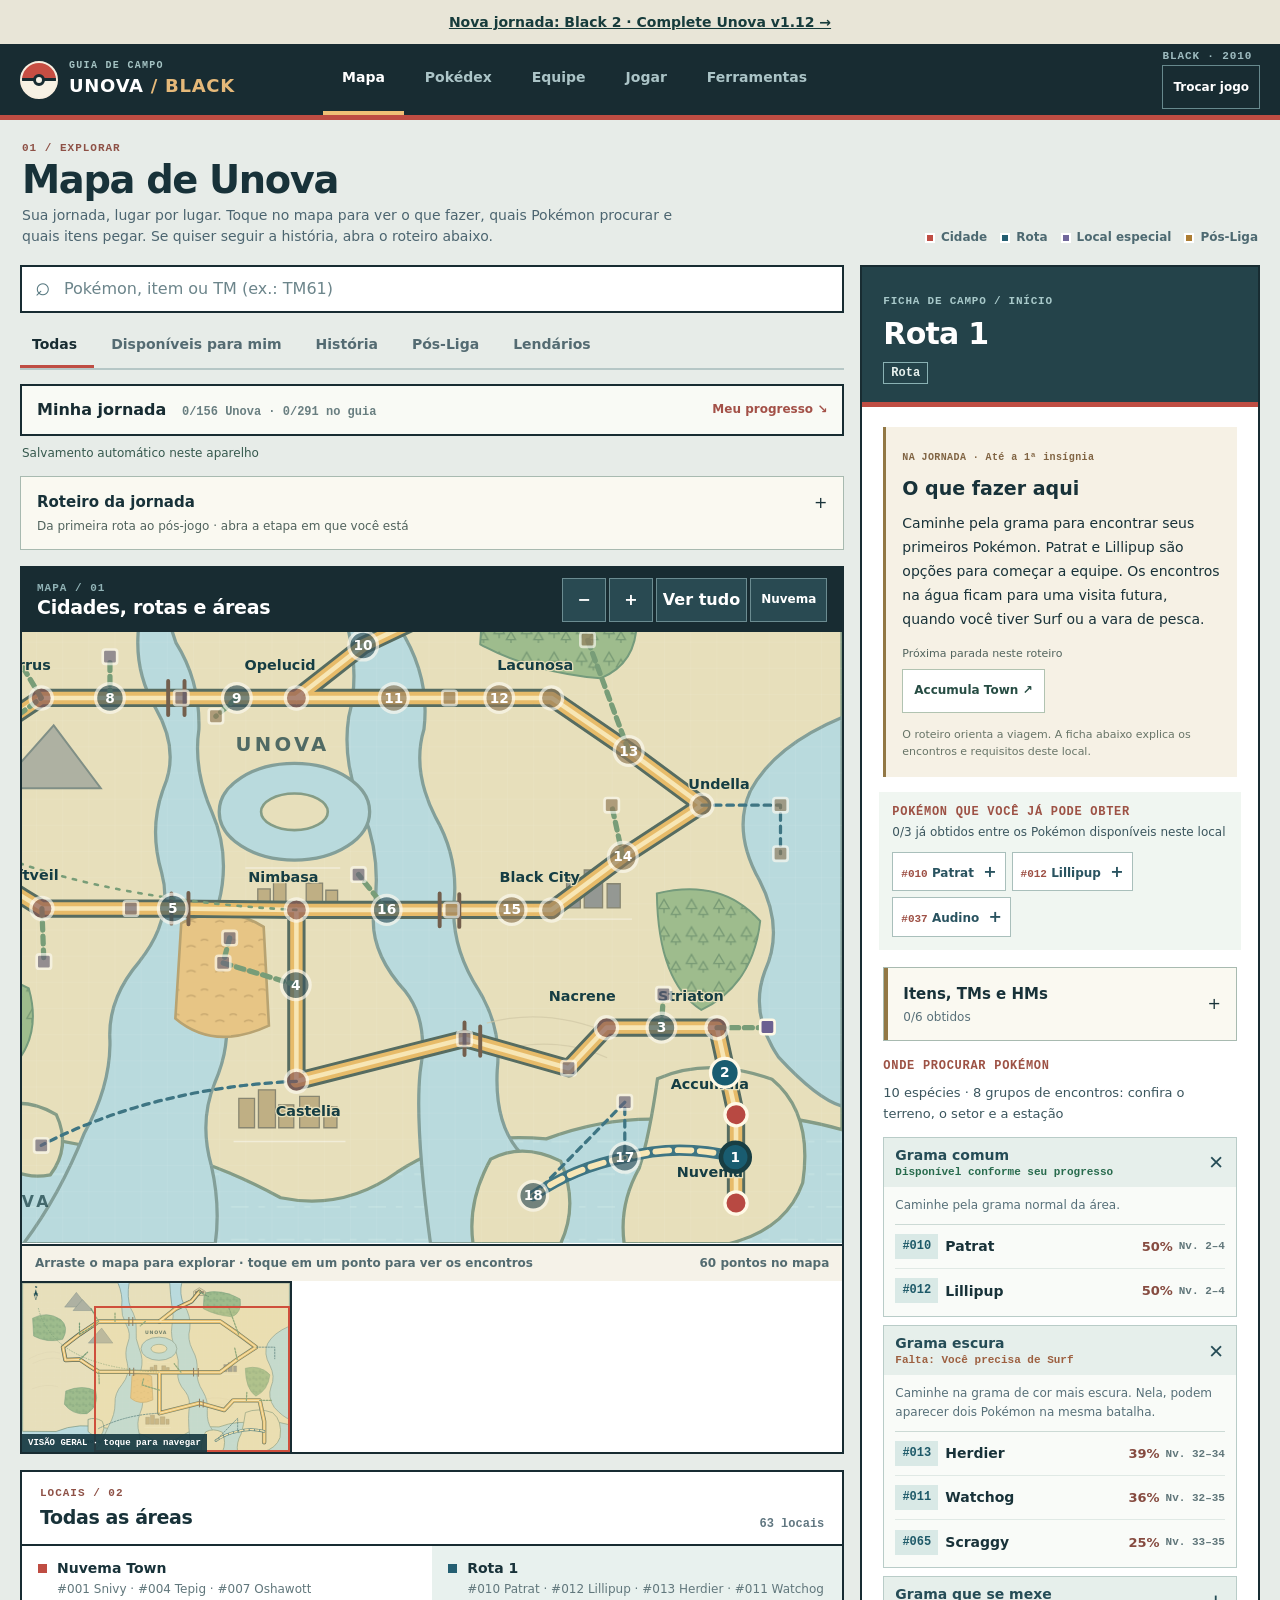
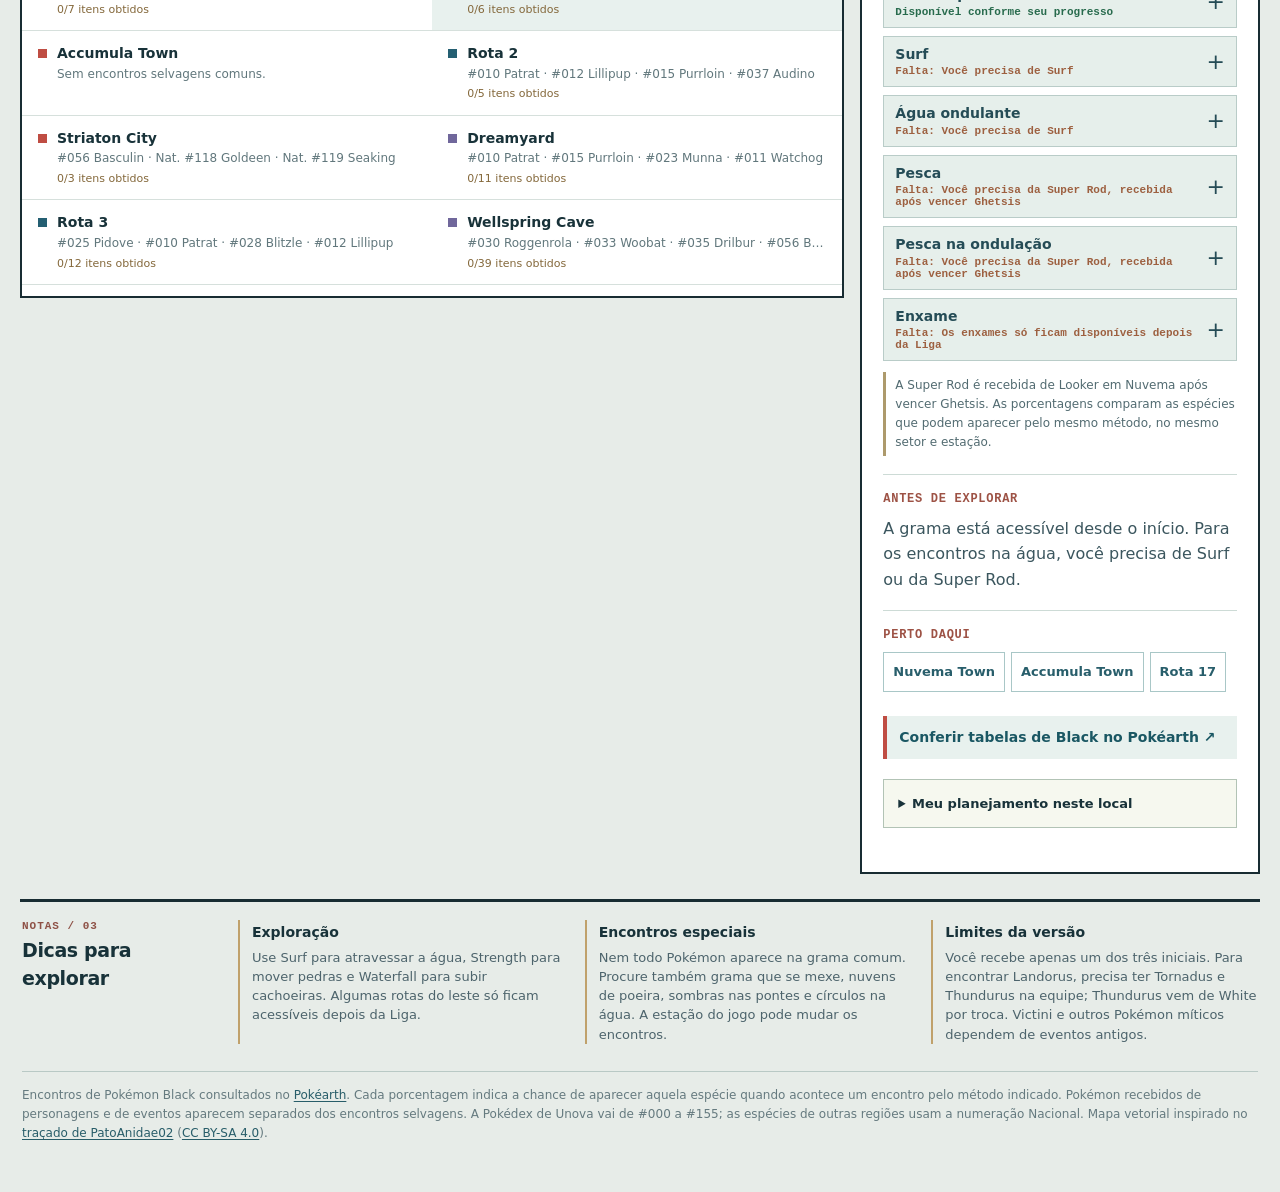
<file: index.html>
<!doctype html>
<html lang="pt-BR">
<head>
  <meta charset="utf-8">
  <script>try{if(new URLSearchParams(location.search).get("game")==="black")localStorage.setItem("unova-last-game","black");else{const last=localStorage.getItem("unova-last-game");if(last==="black2")location.replace("black2.html");else if(last==="platinum")location.replace("platinum.html");}}catch{}</script>
  <meta name="viewport" content="width=device-width, initial-scale=1, viewport-fit=cover">
  <meta name="theme-color" content="#182b31">
  <meta name="description" content="Mapa interativo de Unova em Pokémon Black e lista dos 156 Pokémon na ordem da Pokédex original. Encontros, métodos e requisitos por área.">
  <title>Unova — Mapa e Pokédex de Pokémon Black</title>
  <link rel="icon" type="image/svg+xml" href="icons/unova.svg">
  <link rel="icon" type="image/png" sizes="32x32" href="icons/favicon-32.png">
  <link rel="apple-touch-icon" sizes="180x180" href="apple-touch-icon.png">
  <link rel="manifest" href="manifest.webmanifest">
  <meta name="apple-mobile-web-app-capable" content="yes">
  <meta name="apple-mobile-web-app-title" content="Unova Black">
  <meta name="apple-mobile-web-app-status-bar-style" content="default">
  <link rel="stylesheet" href="style.css">
  <link rel="stylesheet" href="planner.css">
</head>
<body data-edition="pokemon-black">
  <a href="black2.html" style="display:block;text-align:center;padding:14px;background:#e8e5d7;color:#173c3c;font:600 14px system-ui">Nova jornada: Black 2 · Complete Unova v1.12 →</a>
  <header class="topbar">
    <div class="brand"><span class="brand-mark" aria-hidden="true"><i></i></span><div><small>GUIA DE CAMPO</small><strong>UNOVA<span> / BLACK</span></strong></div></div>
<button type="button" class="game-switch game-switch-mobile" data-game-picker aria-haspopup="dialog" aria-expanded="false">Trocar jogo</button>
    <nav class="view-nav" aria-label="Navegação principal"><button type="button" class="view-tab active" data-view="map" aria-pressed="true"><svg class="nav-icon" viewBox="0 0 24 24" fill="none" stroke="currentColor" stroke-width="1.7" stroke-linecap="round" stroke-linejoin="round" aria-hidden="true"><path d="m3 5 6-2 6 2 6-2v16l-6 2-6-2-6 2Z"/><path d="M9 3v16M15 5v16"/></svg>Mapa</button><button type="button" class="view-tab" data-view="dex" aria-pressed="false"><svg class="nav-icon" viewBox="0 0 24 24" fill="none" stroke="currentColor" stroke-width="1.7" stroke-linecap="round" stroke-linejoin="round" aria-hidden="true"><rect x="5" y="3" width="14" height="18" rx="2"/><path d="M9 7h6M9 12h6M9 17h3"/></svg>Pokédex</button><button type="button" class="view-tab" data-view="team" aria-pressed="false"><svg class="nav-icon" viewBox="0 0 24 24" fill="none" stroke="currentColor" stroke-width="1.7" stroke-linecap="round" stroke-linejoin="round" aria-hidden="true"><circle cx="8" cy="8" r="3"/><circle cx="17" cy="10" r="2"/><path d="M2 21v-3a6 6 0 0 1 12 0v3M15 16a4 4 0 0 1 7 3v2"/></svg>Equipe</button><button type="button" class="view-tab" data-view="play" aria-pressed="false"><svg class="nav-icon" viewBox="0 0 24 24" fill="none" stroke="currentColor" stroke-width="1.7" stroke-linecap="round" stroke-linejoin="round" aria-hidden="true"><path d="m9 5 11 7-11 7Z"/><path d="M4 5v14"/></svg>Jogar</button><button type="button" class="view-tab" data-view="tools" aria-pressed="false"><svg class="nav-icon" viewBox="0 0 24 24" fill="none" stroke="currentColor" stroke-width="1.7" stroke-linecap="round" stroke-linejoin="round" aria-hidden="true"><circle cx="5" cy="12" r="1"/><circle cx="12" cy="12" r="1"/><circle cx="19" cy="12" r="1"/></svg>Ferramentas</button></nav>
    <span class="edition">BLACK · 2010<button type="button" class="game-switch" data-game-picker aria-haspopup="dialog" aria-expanded="false">Trocar jogo</button></span>
  </header>
  <main>
    <div id="map-view">
      <section class="intro" aria-labelledby="page-title"><div><span class="section-index">01 / EXPLORAR</span><h1 id="page-title">Mapa de Unova</h1><p>Sua jornada, lugar por lugar. Toque no mapa para ver o que fazer, quais Pokémon procurar e quais itens pegar. Se quiser seguir a história, abra o roteiro abaixo.</p></div><div class="quick-key" aria-label="Legenda"><span><i class="key city"></i>Cidade</span><span><i class="key route"></i>Rota</span><span><i class="key special"></i>Local especial</span><span><i class="key post"></i>Pós-Liga</span></div></section>
      <section class="workspace" aria-label="Explorar o mapa">
        <div class="explore-column">
          <div class="searchbar"><label class="search-box"><span class="search-icon" aria-hidden="true">⌕</span><span class="sr-only">Buscar Pokémon, item ou lugar</span><input id="search" type="search" autocomplete="off" placeholder="Pokémon, item ou TM (ex.: TM61)"></label><button id="clear" class="clear-button" type="button" aria-label="Limpar busca" hidden>Limpar</button></div>
          <div id="pokemon-finder" class="pokemon-finder" hidden></div>
          <div class="filters" role="group" aria-label="Filtrar áreas"><button type="button" class="filter active" data-phase="all" aria-pressed="true">Todas</button><button type="button" class="filter" data-phase="available" aria-pressed="false">Disponíveis para mim</button><button type="button" class="filter" data-phase="story" aria-pressed="false">História</button><button type="button" class="filter" data-phase="post" aria-pressed="false">Pós-Liga</button><button type="button" class="filter" data-phase="legend" aria-pressed="false">Lendários</button></div>
          <details class="progress-panel"><summary><span>Minha jornada <b id="progress-summary">0/156 Unova</b></span><span>Meu progresso ↘</span></summary><div class="progress-controls"><label>Insígnias <select id="badge-count" aria-label="Número de insígnias"><option value="0">0</option><option value="1">1</option><option value="2">2</option><option value="3">3</option><option value="4">4</option><option value="5">5</option><option value="6">6</option><option value="7">7</option><option value="8">8</option></select></label><label>Estação <select id="season-select"><option value="all">Não informada</option><option value="Spring">Primavera</option><option value="Summer">Verão</option><option value="Autumn">Outono</option><option value="Winter">Inverno</option></select></label><label>Inicial <select id="starter-select"><option value="">Não escolhido</option><option value="Snivy">Snivy</option><option value="Tepig">Tepig</option><option value="Oshawott">Oshawott</option></select></label><label>Fóssil <select id="fossil-select"><option value="">Não escolhido</option><option value="Tirtouga">Tirtouga</option><option value="Archen">Archen</option></select></label><label><input id="league-toggle" type="checkbox"> Concluí a história (N e Ghetsis)</label><label><input id="surf-toggle" type="checkbox"> Tenho Surf</label><label><input id="strength-toggle" type="checkbox"> Tenho Strength (mover pedras)</label><label><input id="cobalion-toggle" type="checkbox"> Encontrei Cobalion</label><label><input id="rod-toggle" type="checkbox"> Tenho a Super Rod (vara de pesca)</label><label><input id="trade-toggle" type="checkbox"> Mostrar Pokémon obtidos por troca</label><label><input id="event-toggle" type="checkbox"> Mostrar Pokémon de eventos antigos</label></div><p>Atualize suas insígnias e os recursos que já tem. O filtro “Disponíveis para mim” usa essas informações para mostrar encontros compatíveis com seu avanço. Algumas áreas também dependem de acontecimentos da história. As marcações ficam salvas automaticamente neste aparelho.</p><div class="progress-transfer"><button id="export-progress" type="button">Baixar cópia do progresso</button><label class="import-button">Restaurar cópia <input id="import-progress" type="file" accept="application/json,.json"></label></div></details><p id="save-status" class="save-status" role="status" aria-live="polite">Carregando sua jornada…</p>
          <details class="story-outline"><summary><span><b>Roteiro da jornada</b><small>Da primeira rota ao pós-jogo · abra a etapa em que você está</small></span><span aria-hidden="true">+</span></summary><div id="story-chapters"></div></details>
          <section class="map-card" aria-labelledby="map-title"><div class="map-heading"><div><span class="section-index">MAPA / 01</span><h2 id="map-title">Cidades, rotas e áreas</h2></div><div class="map-actions"><button id="zoom-out" type="button" aria-label="Diminuir zoom">−</button><button id="zoom-in" type="button" aria-label="Aumentar zoom">+</button><button id="fit-map" type="button" aria-label="Ver mapa inteiro">Ver tudo</button><button id="recenter" type="button" aria-label="Voltar a Nuvema">Nuvema</button></div></div><div id="map-viewport" class="map-viewport" tabindex="0" aria-label="Mapa de Unova. Arraste para navegar."><svg id="map" viewBox="0 0 1712 1080" role="group" aria-label="Mapa de Unova com cidades, rotas e pontos selecionáveis"></svg></div><div class="map-foot"><span>Arraste o mapa para explorar · toque em um ponto para ver os encontros</span><span id="map-count"></span></div><div id="mini-map" class="mini-map" role="button" tabindex="0" aria-label="Visão geral de Unova. Toque para navegar."><img src="unova-base.svg" alt=""><span id="mini-focus"></span><small>VISÃO GERAL · toque para navegar</small></div></section>
          <section class="results" aria-labelledby="results-title"><div class="results-head"><div><span class="section-index">LOCAIS / 02</span><h2 id="results-title">Todas as áreas</h2></div><span id="result-count" class="result-count"></span></div><div id="results-list" class="results-list"></div></section>
        </div>
        <aside id="detail" class="detail" aria-live="polite" aria-label="Detalhes da área"></aside>
      </section>
      <section class="field-notes" aria-labelledby="notes-title"><div class="notes-heading"><span class="section-index">NOTAS / 03</span><h2 id="notes-title">Dicas para explorar</h2></div><div class="notes-grid"><div><b>Exploração</b><p>Use Surf para atravessar a água, Strength para mover pedras e Waterfall para subir cachoeiras. Algumas rotas do leste só ficam acessíveis depois da Liga.</p></div><div><b>Encontros especiais</b><p>Nem todo Pokémon aparece na grama comum. Procure também grama que se mexe, nuvens de poeira, sombras nas pontes e círculos na água. A estação do jogo pode mudar os encontros.</p></div><div><b>Limites da versão</b><p>Você recebe apenas um dos três iniciais. Para encontrar Landorus, precisa ter Tornadus e Thundurus na equipe; Thundurus vem de White por troca. Victini e outros Pokémon míticos dependem de eventos antigos.</p></div></div></section>
    </div>
    <section id="dex-view" class="dex-view" aria-labelledby="dex-title" hidden><div class="dex-head"><div><span class="section-index">02 / CONSULTAR</span><h1 id="dex-title">Lista dos Pokémon</h1><p>Marque os Pokémon que você já obteve. A Pokédex de Unova segue a numeração original do jogo; a lista completa inclui também Pokémon de outras regiões encontrados neste guia.</p></div><div class="order-switch" role="group" aria-label="Ordem da lista"><button class="order-button active" type="button" data-order="dex" aria-pressed="true">Ordem da Pokédex</button><button class="order-button" type="button" data-order="journey" aria-pressed="false">Ordem de obtenção</button></div></div><div class="scope-switch" role="group" aria-label="Escopo da lista"><button class="scope-button active" type="button" data-scope="unova" aria-pressed="true">Pokédex de Unova · 156</button><button class="scope-button" type="button" data-scope="field" aria-pressed="false">Todas as espécies do guia</button></div><div class="dex-toolbar"><label class="dex-search"><span class="sr-only">Buscar na lista</span><input id="dex-search" type="search" autocomplete="off" placeholder="Buscar nome ou número, ex.: #010"></label><span id="dex-count" class="dex-count"></span></div><p id="journey-help" class="journey-help" hidden>Na ordem de obtenção, só aparecem encontros compatíveis com suas insígnias, estação, inicial e recursos em Minha jornada. A lista se atualiza quando você muda esse progresso. Evoluções e trocas sem requisitos confirmados podem ser consultadas na Ordem da Pokédex.</p><div id="dex-list" class="dex-list"></div></section>
    <section id="team-view" class="team-view" hidden aria-label="Planejamento da equipe"></section><section id="play-view" class="play-view" hidden aria-label="Estou jogando agora"></section>
    <section id="tools-view" class="tools-view" hidden aria-label="Ferramentas da jornada"></section>
    <p class="source-note">Encontros de Pokémon Black consultados no <a href="https://www.serebii.net/pokearth/unova/" target="_blank" rel="noopener noreferrer">Pokéarth</a>. Cada porcentagem indica a chance de aparecer aquela espécie quando acontece um encontro pelo método indicado. Pokémon recebidos de personagens e de eventos aparecem separados dos encontros selvagens. A Pokédex de Unova vai de #000 a #155; as espécies de outras regiões usam a numeração Nacional. Mapa vetorial inspirado no <a href="https://commons.wikimedia.org/wiki/File:UnovaMap.png" target="_blank" rel="noopener noreferrer">traçado de PatoAnidae02</a> (<a href="https://creativecommons.org/licenses/by-sa/4.0/" target="_blank" rel="noopener noreferrer">CC BY-SA 4.0</a>).</p>
  </main>
  <div id="scrim" class="scrim" hidden></div>
  <script src="data.js"></script><script src="dex.js"></script><script src="national.js"></script><script src="pokedex.js"></script><script src="encounters.js"></script><script src="items.js"></script><script src="core/item-queries.js"></script><script src="item-guide.js"></script><script src="progress-store.js"></script><script src="map-data.js"></script><script src="walkthrough.js"></script><script src="pokemon-guide-data.js"></script><script src="adventure-data.js"></script><script src="adventure.js"></script><script src="combat-data.js"></script><script src="team-plan.js"></script><script src="battle-guide.js"></script><script src="cloud-config.js"></script><script src="cloud-sync.js"></script><script src="offline.js"></script><script src="core/game-registry.js"></script><script src="core/game-picker.js"></script><script src="core/encounter-queries.js"></script><script src="packages/black/encounters.js"></script><script src="packages/black/adapter.js"></script><script src="app.js"></script>
</body>
</html>
</file>
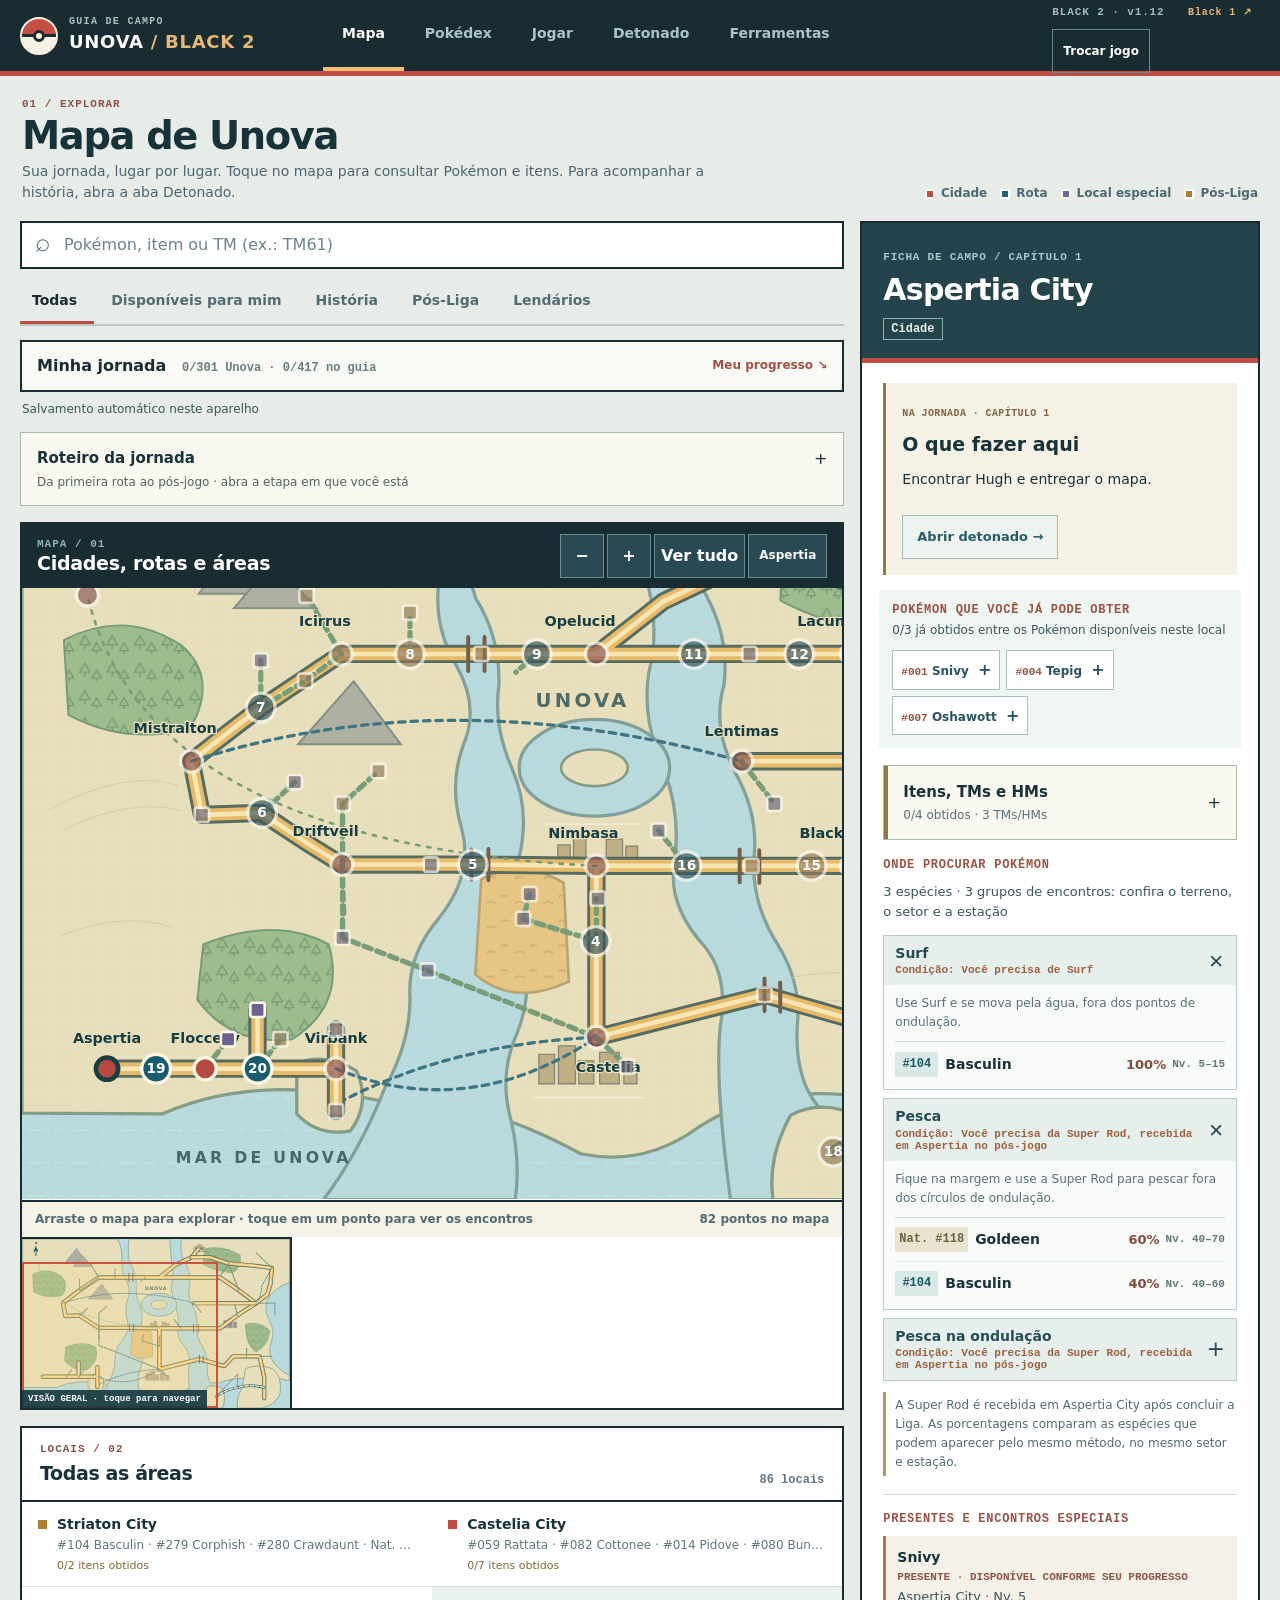
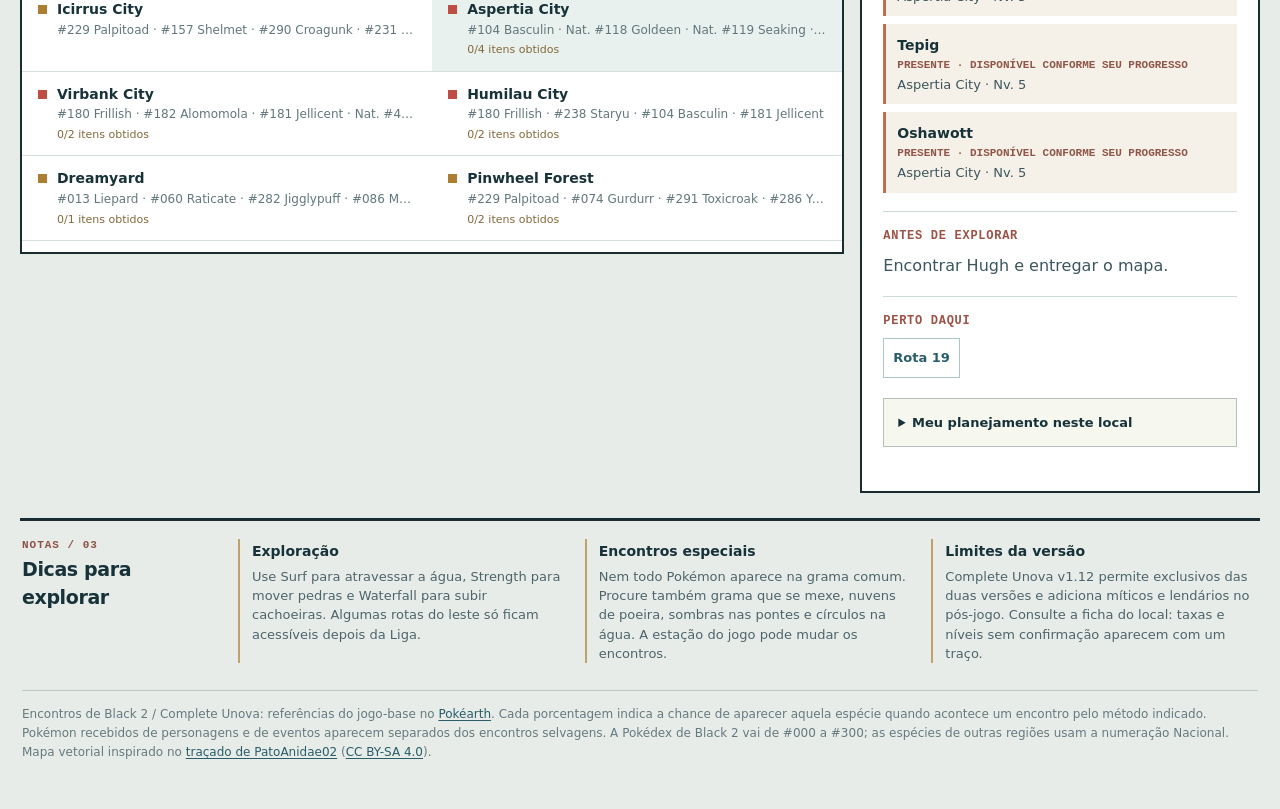
<file: black2.html>
<!doctype html>
<html lang="pt-BR">
<head>
  <meta charset="utf-8">
  <meta name="viewport" content="width=device-width, initial-scale=1, viewport-fit=cover">
  <meta name="theme-color" content="#182b31">
  <meta name="description" content="Mapa interativo de Unova em Pokémon Black e lista dos 156 Pokémon na ordem da Pokédex original. Encontros, métodos e requisitos por área.">
  <title>Unova — Mapa e Pokédex de Pokémon Black 2</title>
  <link rel="icon" type="image/svg+xml" href="icons/unova.svg">
  <link rel="icon" type="image/png" sizes="32x32" href="icons/favicon-32.png">
  <link rel="apple-touch-icon" sizes="180x180" href="apple-touch-icon.png">
  <link rel="manifest" href="manifest.webmanifest">
  <meta name="apple-mobile-web-app-capable" content="yes">
  <meta name="apple-mobile-web-app-title" content="Unova Black 2">
  <meta name="apple-mobile-web-app-status-bar-style" content="default">
  <link rel="stylesheet" href="style.css">
  <link rel="stylesheet" href="planner.css">
  <link rel="stylesheet" href="black2-walkthrough.css">
</head>
<body data-edition="pokemon-black2-complete-unova-1.12">

  <header class="topbar">
    <div class="brand"><span class="brand-mark" aria-hidden="true"><i></i></span><div><small>GUIA DE CAMPO</small><strong>UNOVA<span> / BLACK 2</span></strong></div></div>
<button type="button" class="game-switch game-switch-mobile" data-game-picker aria-haspopup="dialog" aria-expanded="false">Trocar jogo</button>
    <nav class="view-nav" aria-label="Navegação principal"><button type="button" class="view-tab active" data-view="map" aria-pressed="true"><svg class="nav-icon" viewBox="0 0 24 24" fill="none" stroke="currentColor" stroke-width="1.7" stroke-linecap="round" stroke-linejoin="round" aria-hidden="true"><path d="m3 5 6-2 6 2 6-2v16l-6 2-6-2-6 2Z"/><path d="M9 3v16M15 5v16"/></svg>Mapa</button><button type="button" class="view-tab" data-view="dex" aria-pressed="false"><svg class="nav-icon" viewBox="0 0 24 24" fill="none" stroke="currentColor" stroke-width="1.7" stroke-linecap="round" stroke-linejoin="round" aria-hidden="true"><rect x="5" y="3" width="14" height="18" rx="2"/><path d="M9 7h6M9 12h6M9 17h3"/></svg>Pokédex</button><button type="button" class="view-tab" data-view="now" aria-pressed="false"><svg class="nav-icon" viewBox="0 0 24 24" fill="none" stroke="currentColor" stroke-width="1.7" aria-hidden="true"><path d="m9 5 11 7-11 7Z"/></svg>Jogar</button><button type="button" class="view-tab" data-view="play" aria-pressed="false"><svg class="nav-icon" viewBox="0 0 24 24" fill="none" stroke="currentColor" stroke-width="1.7" stroke-linecap="round" stroke-linejoin="round" aria-hidden="true"><path d="m9 5 11 7-11 7Z"/><path d="M4 5v14"/></svg>Detonado</button><button type="button" class="view-tab" data-view="tools" aria-pressed="false"><svg class="nav-icon" viewBox="0 0 24 24" fill="none" stroke="currentColor" stroke-width="1.7" stroke-linecap="round" stroke-linejoin="round" aria-hidden="true"><circle cx="5" cy="12" r="1"/><circle cx="12" cy="12" r="1"/><circle cx="19" cy="12" r="1"/></svg>Ferramentas</button></nav>
    <span class="edition">BLACK 2 · v1.12 <a href="index.html?game=black" class="game-return">Black 1 ↗</a><button type="button" class="game-switch" data-game-picker aria-haspopup="dialog" aria-expanded="false">Trocar jogo</button></span>
  </header>
  <main>
    <div id="map-view">
      <section class="intro" aria-labelledby="page-title"><div><span class="section-index">01 / EXPLORAR</span><h1 id="page-title">Mapa de Unova</h1><p>Sua jornada, lugar por lugar. Toque no mapa para consultar Pokémon e itens. Para acompanhar a história, abra a aba Detonado.</p></div><div class="quick-key" aria-label="Legenda"><span><i class="key city"></i>Cidade</span><span><i class="key route"></i>Rota</span><span><i class="key special"></i>Local especial</span><span><i class="key post"></i>Pós-Liga</span></div></section>
      <section class="workspace" aria-label="Explorar o mapa">
        <div class="explore-column">
          <div class="searchbar"><label class="search-box"><span class="search-icon" aria-hidden="true">⌕</span><span class="sr-only">Buscar Pokémon, item ou lugar</span><input id="search" type="search" autocomplete="off" placeholder="Pokémon, item ou TM (ex.: TM61)"></label><button id="clear" class="clear-button" type="button" aria-label="Limpar busca" hidden>Limpar</button></div>
          <div id="pokemon-finder" class="pokemon-finder" hidden></div>
          <div class="filters" role="group" aria-label="Filtrar áreas"><button type="button" class="filter active" data-phase="all" aria-pressed="true">Todas</button><button type="button" class="filter" data-phase="available" aria-pressed="false">Disponíveis para mim</button><button type="button" class="filter" data-phase="story" aria-pressed="false">História</button><button type="button" class="filter" data-phase="post" aria-pressed="false">Pós-Liga</button><button type="button" class="filter" data-phase="legend" aria-pressed="false">Lendários</button></div>
          <details class="progress-panel"><summary><span>Minha jornada <b id="progress-summary">0/301 Unova</b></span><span>Meu progresso ↘</span></summary><div class="progress-controls"><label>Insígnias <select id="badge-count" aria-label="Número de insígnias"><option value="0">0</option><option value="1">1</option><option value="2">2</option><option value="3">3</option><option value="4">4</option><option value="5">5</option><option value="6">6</option><option value="7">7</option><option value="8">8</option></select></label><label>Estação <select id="season-select"><option value="all">Não informada</option><option value="Spring">Primavera</option><option value="Summer">Verão</option><option value="Autumn">Outono</option><option value="Winter">Inverno</option></select></label><label>Inicial <select id="starter-select"><option value="">Não escolhido</option><option value="Snivy">Snivy</option><option value="Tepig">Tepig</option><option value="Oshawott">Oshawott</option></select></label><label>Fóssil <select id="fossil-select"><option value="">Não escolhido</option><option value="Tirtouga">Tirtouga</option><option value="Archen">Archen</option></select></label><label><input id="league-toggle" type="checkbox"> Venci a Liga (Iris)</label><label><input id="surf-toggle" type="checkbox"> Tenho Surf</label><label><input id="strength-toggle" type="checkbox"> Tenho Strength (mover pedras)</label><label><input id="cobalion-toggle" type="checkbox"> Encontrei Cobalion</label><label><input id="rod-toggle" type="checkbox"> Tenho a Super Rod (vara de pesca)</label><label><input id="trade-toggle" type="checkbox"> Incluir trocas com personagens</label><label><input id="event-toggle" type="checkbox"> Conferir encontros especiais</label></div><p>Atualize suas insígnias e os recursos que já tem. O filtro “Disponíveis para mim” usa essas informações para mostrar encontros compatíveis com seu avanço. Algumas áreas também dependem de acontecimentos da história. As marcações ficam salvas automaticamente neste aparelho.</p><div class="progress-transfer"><button id="export-progress" type="button">Baixar cópia do progresso</button><label class="import-button">Restaurar cópia <input id="import-progress" type="file" accept="application/json,.json"></label></div></details><p id="save-status" class="save-status" role="status" aria-live="polite">Carregando sua jornada…</p>
          <details class="story-outline"><summary><span><b>Roteiro da jornada</b><small>Da primeira rota ao pós-jogo · abra a etapa em que você está</small></span><span aria-hidden="true">+</span></summary><div id="story-chapters"></div></details>
          <section class="map-card" aria-labelledby="map-title"><div class="map-heading"><div><span class="section-index">MAPA / 01</span><h2 id="map-title">Cidades, rotas e áreas</h2></div><div class="map-actions"><button id="zoom-out" type="button" aria-label="Diminuir zoom">−</button><button id="zoom-in" type="button" aria-label="Aumentar zoom">+</button><button id="fit-map" type="button" aria-label="Ver mapa inteiro">Ver tudo</button><button id="recenter" type="button" aria-label="Voltar a Aspertia">Aspertia</button></div></div><div id="map-viewport" class="map-viewport" tabindex="0" aria-label="Mapa de Unova. Arraste para navegar."><svg id="map" viewBox="0 0 1712 1080" role="group" aria-label="Mapa de Unova com cidades, rotas e pontos selecionáveis"></svg></div><div class="map-foot"><span>Arraste o mapa para explorar · toque em um ponto para ver os encontros</span><span id="map-count"></span></div><div id="mini-map" class="mini-map" role="button" tabindex="0" aria-label="Visão geral de Unova. Toque para navegar."><img src="black2-base.svg" alt=""><span id="mini-focus"></span><small>VISÃO GERAL · toque para navegar</small></div></section>
          <section class="results" aria-labelledby="results-title"><div class="results-head"><div><span class="section-index">LOCAIS / 02</span><h2 id="results-title">Todas as áreas</h2></div><span id="result-count" class="result-count"></span></div><div id="results-list" class="results-list"></div></section>
        </div>
        <aside id="detail" class="detail" aria-live="polite" aria-label="Detalhes da área"></aside>
      </section>
      <section class="field-notes" aria-labelledby="notes-title"><div class="notes-heading"><span class="section-index">NOTAS / 03</span><h2 id="notes-title">Dicas para explorar</h2></div><div class="notes-grid"><div><b>Exploração</b><p>Use Surf para atravessar a água, Strength para mover pedras e Waterfall para subir cachoeiras. Algumas rotas do leste só ficam acessíveis depois da Liga.</p></div><div><b>Encontros especiais</b><p>Nem todo Pokémon aparece na grama comum. Procure também grama que se mexe, nuvens de poeira, sombras nas pontes e círculos na água. A estação do jogo pode mudar os encontros.</p></div><div><b>Limites da versão</b><p>Complete Unova v1.12 permite exclusivos das duas versões e adiciona míticos e lendários no pós-jogo. Consulte a ficha do local: taxas e níveis sem confirmação aparecem com um traço.</p></div></div></section>
    </div>
    <section id="dex-view" class="dex-view" aria-labelledby="dex-title" hidden><div class="dex-head"><div><span class="section-index">02 / CONSULTAR</span><h1 id="dex-title">Lista dos Pokémon</h1><p>Marque os Pokémon que você já obteve. A Pokédex de Unova segue a numeração original do jogo; a lista completa inclui também Pokémon de outras regiões encontrados neste guia.</p></div><div class="order-switch" role="group" aria-label="Ordem da lista"><button class="order-button active" type="button" data-order="dex" aria-pressed="true">Ordem da Pokédex</button><button class="order-button" type="button" data-order="journey" aria-pressed="false">Ordem de obtenção</button></div></div><div class="scope-switch" role="group" aria-label="Escopo da lista"><button class="scope-button active" type="button" data-scope="unova" aria-pressed="true">Pokédex de Unova · 301</button><button class="scope-button" type="button" data-scope="field" aria-pressed="false">Todas as espécies do guia</button></div><div class="dex-toolbar"><label class="dex-search"><span class="sr-only">Buscar na lista</span><input id="dex-search" type="search" autocomplete="off" placeholder="Buscar nome ou número, ex.: #010"></label><span id="dex-count" class="dex-count"></span></div><p id="journey-help" class="journey-help" hidden>Na ordem de obtenção, só aparecem encontros compatíveis com suas insígnias, estação, inicial e recursos em Minha jornada. A lista se atualiza quando você muda esse progresso. Evoluções e trocas sem requisitos confirmados podem ser consultadas na Ordem da Pokédex.</p><div id="dex-list" class="dex-list"></div></section>
    <section id="team-view" class="team-view" hidden aria-label="Planejamento da equipe"></section><section id="now-view" class="play-view" hidden aria-label="Estou jogando agora"></section><section id="play-view" class="play-view" hidden aria-label="Detonado"></section>
    <section id="tools-view" class="tools-view" hidden aria-label="Ferramentas da jornada"></section>
    <p class="source-note">Encontros de Black 2 / Complete Unova: referências do jogo-base no <a href="https://www.serebii.net/pokearth/unova/" target="_blank" rel="noopener noreferrer">Pokéarth</a>. Cada porcentagem indica a chance de aparecer aquela espécie quando acontece um encontro pelo método indicado. Pokémon recebidos de personagens e de eventos aparecem separados dos encontros selvagens. A Pokédex de Black 2 vai de #000 a #300; as espécies de outras regiões usam a numeração Nacional. Mapa vetorial inspirado no <a href="https://commons.wikimedia.org/wiki/File:UnovaMap.png" target="_blank" rel="noopener noreferrer">traçado de PatoAnidae02</a> (<a href="https://creativecommons.org/licenses/by-sa/4.0/" target="_blank" rel="noopener noreferrer">CC BY-SA 4.0</a>).</p>
  </main>
  <div id="scrim" class="scrim" hidden></div>
  <script src="black2-data.js"></script><script src="black2-chapters.js"></script><script src="black2-extra.js"></script><script src="black2-hack-data.js"></script><script src="black2-hack.js"></script><script src="map-data.js"></script><script src="black2-bridge.js"></script><script src="black2-adventure.js"></script><script src="black2-playing.js"></script><script src="core/item-queries.js"></script><script src="item-guide.js"></script><script src="progress-store.js"></script><script src="offline.js"></script><script src="core/game-registry.js"></script><script src="core/game-picker.js"></script><script src="core/encounter-queries.js"></script><script src="packages/black2-complete/encounters.js"></script><script src="packages/black2-complete/adapter.js"></script><script src="black2-app.js"></script>
</body>
</html>
</file>
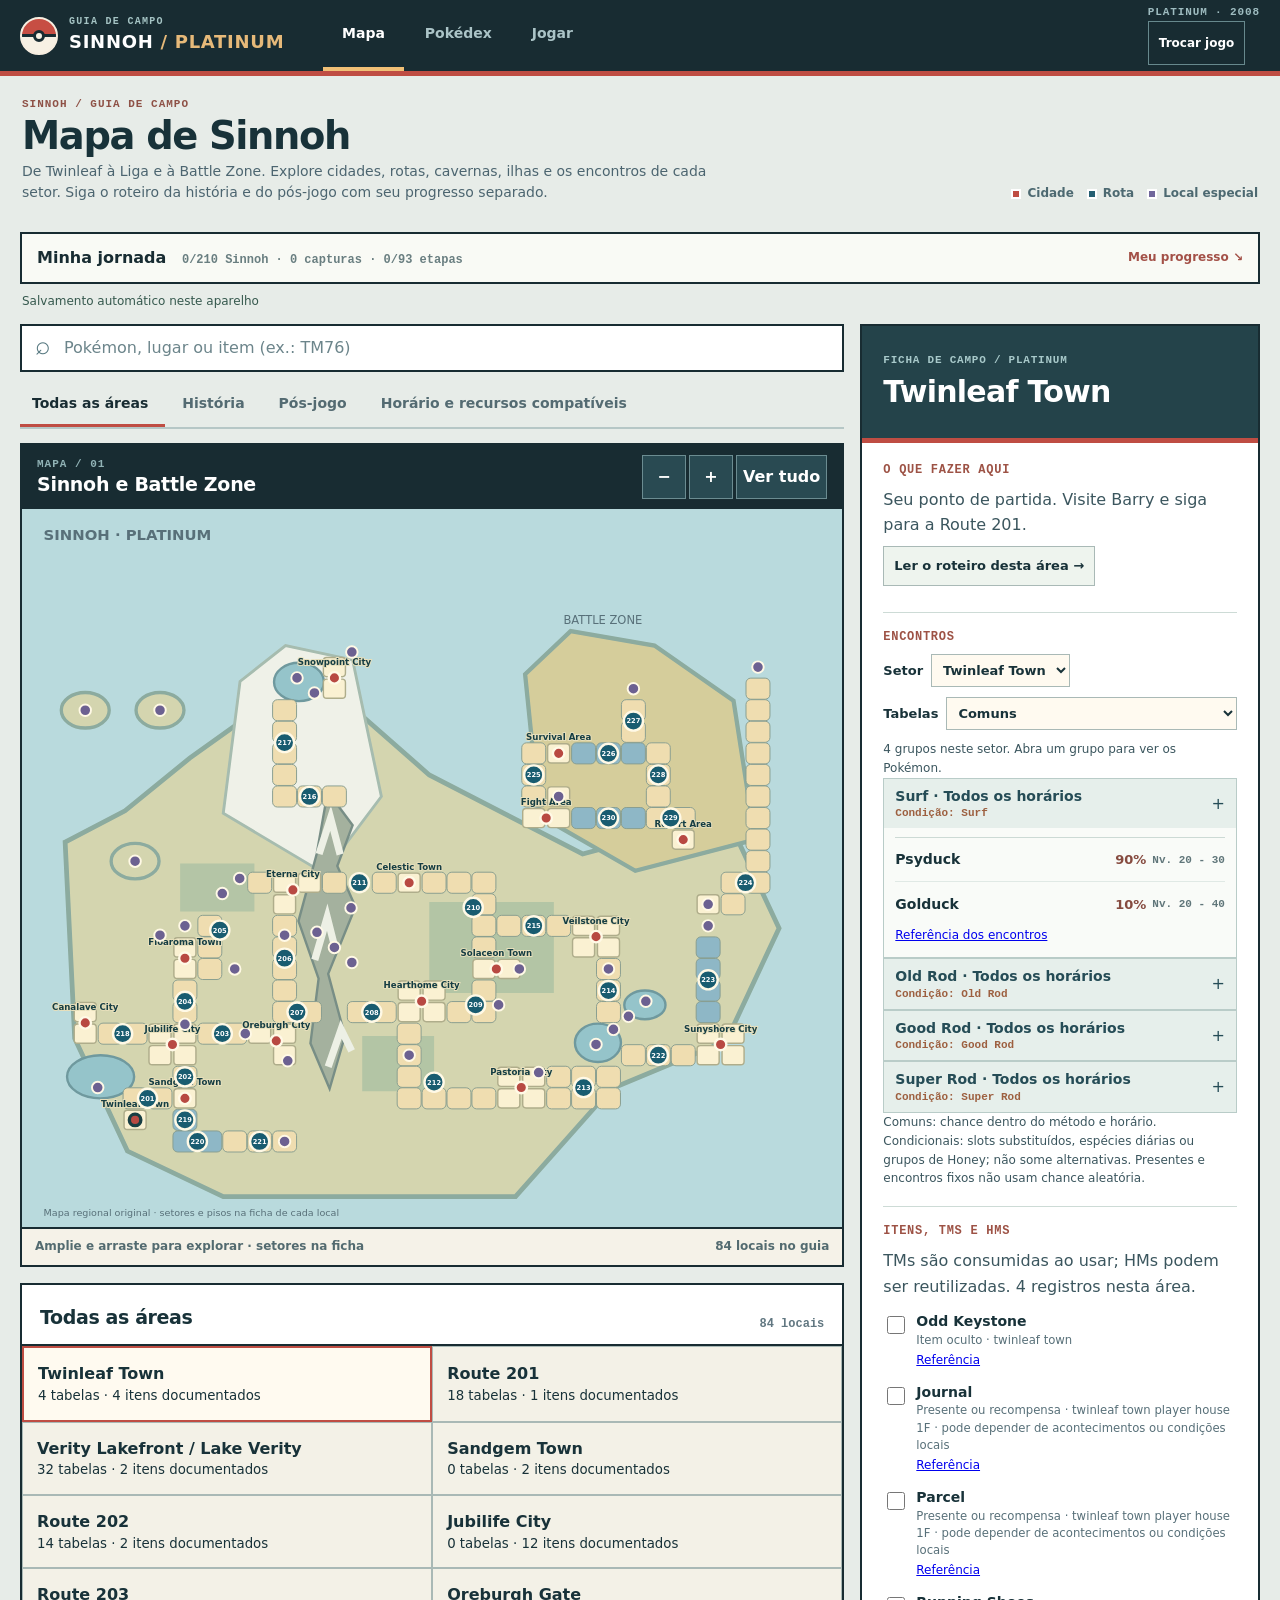
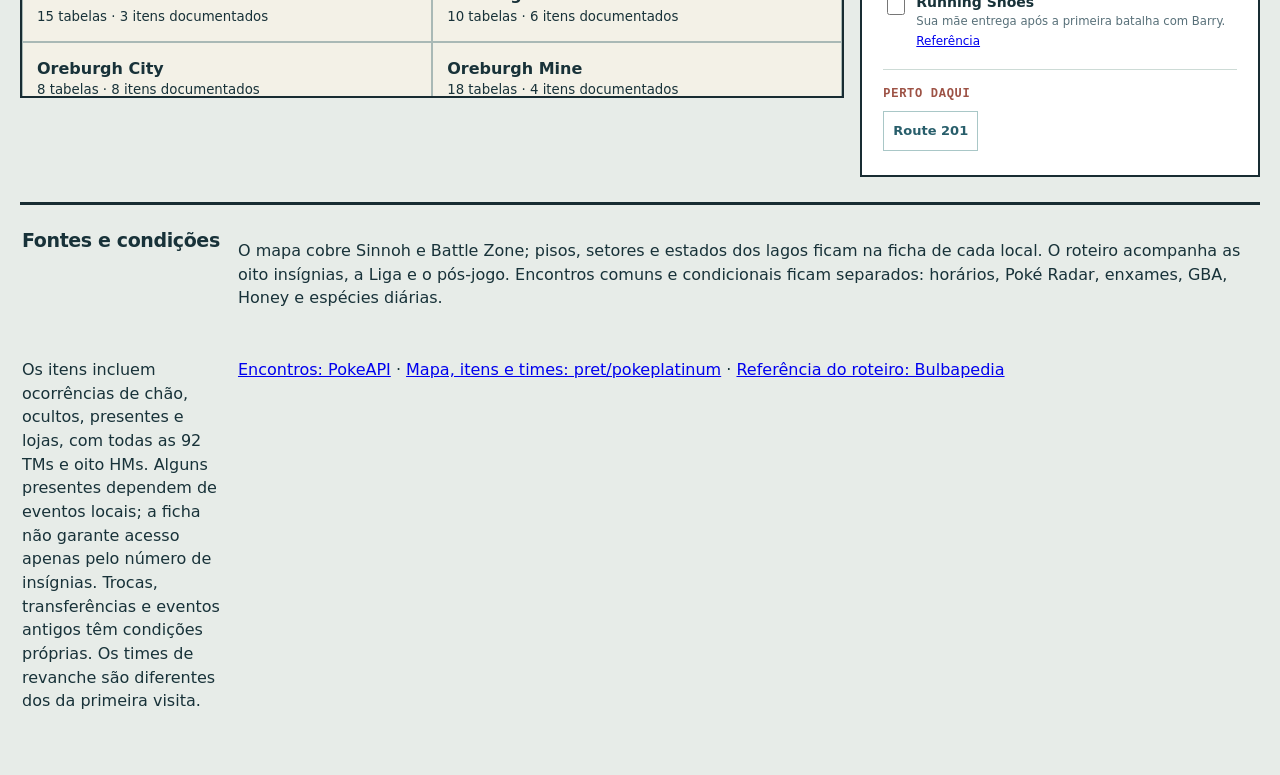
<file: platinum.html>
<!doctype html>
<html lang="pt-BR">
<head>
 <meta charset="utf-8"><meta name="viewport" content="width=device-width, initial-scale=1, viewport-fit=cover">
 <meta name="theme-color" content="#182b31"><meta name="description" content="Guia de campo de Pokémon Platinum: mapa de Sinnoh, história e pós-jogo, encontros, itens e progresso separado.">
 <title>Sinnoh — Pokémon Platinum</title>
 <link rel="icon" type="image/svg+xml" href="icons/unova.svg"><link rel="apple-touch-icon" href="apple-touch-icon.png"><link rel="manifest" href="manifest.webmanifest">
 <link rel="stylesheet" href="style.css"><link rel="stylesheet" href="packages/platinum/style.css">
</head>
<body data-edition="pokemon-platinum">
 <header class="topbar">
  <div class="brand"><span class="brand-mark" aria-hidden="true"><i></i></span><div><small>GUIA DE CAMPO</small><strong>SINNOH<span> / PLATINUM</span></strong></div></div>
  <button type="button" class="game-switch game-switch-mobile" data-game-picker aria-haspopup="dialog" aria-expanded="false">Trocar jogo</button>
  <nav class="view-nav" aria-label="Navegação principal"><button class="view-tab active" data-view="map" aria-pressed="true">Mapa</button><button class="view-tab" data-view="dex" aria-pressed="false">Pokédex</button><button class="view-tab" data-view="play" aria-pressed="false">Jogar</button></nav>
  <span class="edition">PLATINUM · 2008<button type="button" class="game-switch" data-game-picker aria-haspopup="dialog" aria-expanded="false">Trocar jogo</button></span>
 </header>
 <main>
  <section class="intro"><div><span class="section-index">SINNOH / GUIA DE CAMPO</span><h1 id="page-title">Mapa de Sinnoh</h1><p>De Twinleaf à Liga e à Battle Zone. Explore cidades, rotas, cavernas, ilhas e os encontros de cada setor. Siga o roteiro da história e do pós-jogo com seu progresso separado.</p></div><div class="quick-key" aria-label="Legenda"><span><i class="key city"></i>Cidade</span><span><i class="key route"></i>Rota</span><span><i class="key special"></i>Local especial</span></div></section>
  <details class="progress-panel"><summary><span>Minha jornada <b id="progress-summary">0/210 Sinnoh</b></span><span>Meu progresso ↘</span></summary><div class="progress-controls">
   <label>Insígnias <select id="badge-count" aria-label="Número de insígnias"><option>0</option><option>1</option><option>2</option><option>3</option><option>4</option><option>5</option><option>6</option><option>7</option><option>8</option></select></label>
   <label>Horário <select id="time-select"><option value="all">Todos</option><option value="time-morning">Manhã</option><option value="time-day">Dia</option><option value="time-night">Noite</option></select></label>
   <label>Inicial <select id="starter-select"><option value="">Não escolhido</option><option>Turtwig</option><option>Chimchar</option><option>Piplup</option></select></label>
   <label><input type="checkbox" data-resource="old-rod"> Old Rod</label><label><input type="checkbox" data-resource="good-rod"> Good Rod</label><label><input type="checkbox" data-resource="super-rod"> Super Rod</label><label><input type="checkbox" data-resource="surf"> Tenho Surf</label><label><input type="checkbox" data-resource="rock-smash"> Tenho Rock Smash</label>
  </div><details class="pt-advanced"><summary>História, Pokédex Nacional e condições especiais</summary><div class="progress-controls"><label><input id="league-toggle" type="checkbox"> Hall of Fame</label><label><input id="nationalDex-toggle" type="checkbox"> Pokédex Nacional</label><label><input id="galactic-toggle" type="checkbox"> Concluí Spear Pillar / Distortion World</label><label><input id="radar-toggle" type="checkbox"> Usar Poké Radar</label><label><input id="events-toggle" type="checkbox"> Tenho acesso ao evento ou transferência</label><label>Enxame do dia <select id="swarm-select"></select></label><label>Slot GBA <select id="gba-select"><option value="slot2-none">Sem cartucho</option><option value="slot2-ruby">Ruby</option><option value="slot2-sapphire">Sapphire</option><option value="slot2-emerald">Emerald</option><option value="slot2-firered">FireRed</option><option value="slot2-leafgreen">LeafGreen</option></select></label></div><p>Confira a espécie diária de Great Marsh/Trophy Garden e o grupo de Honey na ficha. Eventos antigos exigem seus itens ou Pokémon próprios; a Azure Flute não teve distribuição oficial em Platinum.</p></details><p>O horário e os recursos filtram os encontros comuns. Não validam todos os acontecimentos da história. As capturas, itens e etapas ficam salvos apenas na jornada de Platinum.</p>
  <div class="progress-transfer"><button id="export-progress" type="button">Baixar cópia do progresso</button><label class="import-button">Restaurar cópia <input id="import-progress" type="file" accept="application/json,.json"></label></div></details>
  <p id="save-status" class="save-status" role="status" aria-live="polite">Carregando sua jornada…</p>
  <div id="map-view"><section class="workspace" aria-label="Explorar o mapa"><div class="explore-column">
   <div class="searchbar"><label class="search-box"><span class="search-icon" aria-hidden="true">⌕</span><span class="sr-only">Buscar Pokémon, item ou lugar</span><input id="search" type="search" placeholder="Pokémon, lugar ou item (ex.: TM76)"></label><button id="clear" class="clear-button" aria-label="Limpar busca" hidden>Limpar</button></div>
   <div class="filters" role="group" aria-label="Filtrar encontros"><button class="filter active" data-filter="all" aria-pressed="true">Todas as áreas</button><button class="filter" data-filter="story" aria-pressed="false">História</button><button class="filter" data-filter="post" aria-pressed="false">Pós-jogo</button><button class="filter" data-filter="available" aria-pressed="false">Horário e recursos compatíveis</button></div>
   <section class="map-card"><div class="map-heading"><div><span class="section-index">MAPA / 01</span><h2>Sinnoh e Battle Zone</h2></div><div class="map-actions"><button id="zoom-out" aria-label="Diminuir zoom">−</button><button id="zoom-in" aria-label="Aumentar zoom">+</button><button id="fit-map">Ver tudo</button></div></div><div id="map-viewport" class="map-viewport overview" tabindex="0" aria-label="Mapa de Sinnoh. Amplie e arraste para navegar."><svg id="map" viewBox="0 0 1712 1500" role="group" aria-label="Cidades, rotas, cavernas e ilhas de Sinnoh"></svg></div><div class="map-foot"><span>Amplie e arraste para explorar · setores na ficha</span><span id="map-count"></span></div></section>
   <section class="results"><div class="results-head"><h2>Todas as áreas</h2><span id="result-count" class="result-count"></span></div><div id="results-list" class="results-list"></div></section>
  </div><aside id="detail" class="detail" aria-live="polite" aria-label="Detalhes da área"></aside></section></div>
  <section id="dex-view" hidden aria-label="Pokédex regional"><div class="searchbar"><label class="search-box">Buscar na Pokédex <input id="dex-search" type="search" placeholder="Nome ou número regional"></label></div><label class="pt-control">Pokédex <select id="dex-scope"><option value="sinnoh">Sinnoh · 210 entradas</option><option value="national">Nacional · geração IV</option></select></label><p>“Onde encontrar” mostra encontros e presentes documentados em Platinum. A lista Nacional também inclui espécies obtidas por evolução, troca ou transferência. A marcação é manual.</p><div id="dex-content"></div></section>
  <section id="play-view" hidden aria-label="Roteiro da jornada"><h2>Da primeira rota ao pós-jogo</h2><div id="story-chapters"></div><div id="battle-guide"></div><label class="pt-note">Minhas notas<textarea id="play-note" maxlength="1000" rows="4" placeholder="O que quero fazer na próxima sessão…"></textarea></label></section>
  <section class="field-notes"><h2>Fontes e condições</h2><p>O mapa cobre Sinnoh e Battle Zone; pisos, setores e estados dos lagos ficam na ficha de cada local. O roteiro acompanha as oito insígnias, a Liga e o pós-jogo. Encontros comuns e condicionais ficam separados: horários, Poké Radar, enxames, GBA, Honey e espécies diárias.</p><p>Os itens incluem ocorrências de chão, ocultos, presentes e lojas, com todas as 92 TMs e oito HMs. Alguns presentes dependem de eventos locais; a ficha não garante acesso apenas pelo número de insígnias. Trocas, transferências e eventos antigos têm condições próprias. Os times de revanche são diferentes dos da primeira visita.</p><p><a href="https://github.com/PokeAPI/pokeapi">Encontros: PokeAPI</a> · <a href="https://github.com/pret/pokeplatinum">Mapa, itens e times: pret/pokeplatinum</a> · <a href="https://bulbapedia.bulbagarden.net/wiki/Walkthrough:Pok%C3%A9mon_Platinum">Referência do roteiro: Bulbapedia</a></p></section>
 </main>
 <button id="scrim" class="scrim" hidden aria-label="Fechar detalhes"></button>
 <script src="core/game-registry.js"></script><script src="core/game-picker.js"></script><script src="core/encounter-queries.js"></script><script src="core/item-queries.js"></script><script src="progress-store.js"></script><script src="packages/platinum/data.js"></script><script src="packages/platinum/encounters.js"></script><script src="packages/platinum/adapter.js"></script><script src="packages/platinum/app.js"></script><script src="offline.js"></script>
</body>
</html>
</file>
<file: style.css>
:root{--ink:#183239;--deep:#182c32;--deep2:#24434a;--red:#bf4d43;--gold:#c89a4f;--sea:#b9dadd;--paper:#f3f1e7;--white:#fff;--line:#a9b9b6;--muted:#587079}
*{box-sizing:border-box}
html{scroll-behavior:smooth}
body{margin:0;background:#e7ece8;color:var(--ink);font:16px/1.48 system-ui,-apple-system,Segoe UI,Roboto,sans-serif}
button,input{font:inherit}button{cursor:pointer}[hidden]{display:none!important}
button:focus-visible,input:focus-visible,[tabindex]:focus-visible{outline:3px solid #df9a45;outline-offset:2px}
.sr-only{position:absolute;width:1px;height:1px;overflow:hidden;clip:rect(0,0,0,0);white-space:nowrap}
.topbar{height:76px;background:var(--deep);color:#fff;border-bottom:5px solid var(--red);display:flex;align-items:stretch;gap:28px;padding:0 max(20px,calc((100vw - 1410px)/2))}
.brand{display:flex;align-items:center;gap:11px;min-width:275px}.brand-mark{width:38px;height:38px;border:2px solid #f7eee0;border-radius:50%;display:grid;place-items:center;position:relative;overflow:hidden;background:linear-gradient(#c74e43 0 47%,#f7f1e4 47%)}.brand-mark:before{content:"";position:absolute;left:0;right:0;top:47%;height:3px;background:var(--deep)}.brand-mark i{position:relative;width:12px;height:12px;border:3px solid var(--deep);border-radius:50%;background:#f7f1e4}.brand small{display:block;color:#a5c4c4;font:700 10px/1.1 ui-monospace,SFMono-Regular,monospace;letter-spacing:.13em;margin-bottom:4px}.brand strong{font-size:18px;letter-spacing:.04em;line-height:1;white-space:nowrap}.brand strong span{color:#e6b979}
.view-nav{display:flex;align-items:stretch;gap:2px}.view-tab{border:0;border-bottom:4px solid transparent;background:transparent;color:#abc4c7;font-weight:750;font-size:14px;padding:0 19px;min-height:44px;white-space:nowrap}.view-tab:hover{color:#fff;background:#27434a}.view-tab.active{color:#fff;border-bottom-color:#f0c076}.edition{margin-left:auto;align-self:center;color:#9ebcc0;font:700 11px ui-monospace,SFMono-Regular,monospace;letter-spacing:.08em;white-space:nowrap}
main{max-width:1450px;margin:auto;padding:0 20px 38px}
.intro{display:flex;justify-content:space-between;align-items:end;gap:20px;padding:22px 2px 18px}.section-index{display:block;color:#8e5146;font:800 11px/1.2 ui-monospace,SFMono-Regular,monospace;letter-spacing:.09em}.intro h1,.dex-head h1{margin:4px 0 2px;font-size:clamp(27px,3vw,39px);font-weight:900;letter-spacing:-.035em;line-height:1.1}.intro p,.dex-head p{margin:4px 0 0;color:#4c6570;font-size:14px;max-width:690px}.quick-key{display:flex;gap:13px;flex-wrap:wrap;justify-content:end;font-size:12px;color:#4d6971;font-weight:700;white-space:nowrap}.quick-key span{display:inline-flex;align-items:center;gap:6px}.key{display:inline-block;width:10px;height:10px;border:2px solid #fff}.key.city{background:var(--red)}.key.route{background:#245f72}.key.special{background:#70679b}.key.post{background:#ad7d32}
.workspace{display:grid;grid-template-columns:minmax(0,1.65fr) minmax(330px,.8fr);gap:16px;align-items:start}.explore-column{min-width:0}
.searchbar{display:flex;gap:7px}.search-box{display:flex;align-items:center;min-height:48px;flex:1;background:#fff;border:2px solid var(--deep);min-width:0}.search-icon{font-size:26px;color:#55777f;line-height:1;padding:0 13px 5px}.search-box input{width:100%;height:44px;border:0;background:transparent;outline:0;color:var(--ink);padding:0 10px 0 0;min-width:0}.search-box input::placeholder{color:#6c858b}.clear-button{border:2px solid var(--deep);background:#e0e9e6;color:var(--deep);font-size:13px;font-weight:800;padding:0 12px}
.filters{display:flex;gap:0;overflow-x:auto;border-bottom:2px solid #b6c7c6;margin:11px 0 14px;scrollbar-width:none}.filters::-webkit-scrollbar{display:none}.filter{background:transparent;border:0;border-bottom:3px solid transparent;color:#546b72;font-weight:750;font-size:14px;padding:8px 17px;min-height:44px;white-space:nowrap}.filter:first-child{padding-left:12px}.filter.active{color:var(--deep);border-bottom-color:var(--red)}.filter:hover{background:#d9e4e0}
.map-card,.results,.detail{border:2px solid var(--deep);background:#fff;overflow:hidden}.map-heading{min-height:64px;background:var(--deep);color:#fff;display:flex;align-items:center;justify-content:space-between;gap:10px;padding:10px 15px}.map-heading .section-index{color:#91b3b6}.map-heading h2{font-size:19px;letter-spacing:-.015em;margin:2px 0 0;line-height:1.1}.map-actions{display:flex;gap:3px}.map-actions button{background:#294a52;border:1px solid #6b8c91;color:#fff;min-width:44px;height:44px;font-weight:800}.map-actions button:hover{background:#3b6971}.map-actions #recenter{font-size:12px;padding:0 10px}
.map-viewport{overflow:auto;background:var(--sea);height:min(68vh,800px);min-height:550px;scrollbar-color:#588e97 transparent;overscroll-behavior:contain;touch-action:pan-x pan-y}.map-viewport svg{display:block;width:100%;min-width:1120px;height:auto;aspect-ratio:1712/1080}.map-foot{background:#f5f2e8;border-top:2px solid var(--deep);display:flex;justify-content:space-between;gap:12px;padding:9px 13px;color:#536b70;font-size:12px;font-weight:650}
.map-viewport .node{cursor:pointer;transition:opacity .12s}.map-viewport .node.dimmed{opacity:.24}.map-viewport .node .ring{fill:#b84942;stroke:#fff9e6;stroke-width:5}.map-viewport .node.route .ring{fill:#195c70}.map-viewport .node.post .ring{fill:#a9772f}.map-viewport .node .site-marker{fill:#6c6191;stroke:#fff9e6;stroke-width:4}.map-viewport .node.post .site-marker{fill:#a9772f}.map-viewport .node.active .ring,.map-viewport .node.active .site-marker{stroke:#183e43;stroke-width:7}.map-viewport .node .route-label{font-size:21px;fill:#fff;font-weight:900;text-anchor:middle;pointer-events:none}.map-viewport .node .label{font-size:22px;fill:#153d43;stroke:#e7dfbb;stroke-width:4px;paint-order:stroke;font-weight:900;pointer-events:none}.map-viewport .node .touch{fill:transparent;pointer-events:all}
.detail{position:sticky;top:12px;min-height:405px}.detail-top{background:var(--deep2);color:#fff;border-bottom:5px solid var(--red);padding:20px 21px 18px;position:relative}.detail-overline{color:#a8c9ca;font:800 11px ui-monospace,SFMono-Regular,monospace;letter-spacing:.07em;text-transform:uppercase}.detail h2{font-size:30px;font-weight:900;line-height:1.1;letter-spacing:-.025em;margin:6px 0 12px}.detail-meta{display:flex;gap:6px;flex-wrap:wrap}.pill{border:1px solid #8ab1b3;color:#e7f1ee;padding:3px 7px;font:750 12px ui-monospace,SFMono-Regular,monospace}.pill.gold{border-color:#d6b477;color:#f2d69b}.detail-close{display:none}.detail-body{padding:20px 21px 24px}.detail-section+.detail-section{border-top:1px solid #cddbd6;padding-top:17px;margin-top:18px}.detail-section h3{font:900 12px ui-monospace,SFMono-Regular,monospace;letter-spacing:.06em;text-transform:uppercase;margin:0 0 10px;color:#9d5245}.detail-section p{margin:0;color:#3b565e;line-height:1.58}.species,.nearby{display:flex;flex-wrap:wrap;gap:6px}.species .pokemon-chip{display:flex;align-items:center;gap:8px;border:1px solid #c8d7d3;background:#f3f7f4;padding:5px 9px 5px 5px;font-size:14px;font-weight:700}.dex-no{display:inline-block;min-width:43px;text-align:center;background:#d9e9e6;color:#1d5968;font:850 12px/1.25 ui-monospace,SFMono-Regular,monospace;padding:5px 4px}.dex-no.national{background:#e9e3d1;color:#6c603e;min-width:72px}.nearby button{border:1px solid #a9c7c7;background:#fff;color:#285e6b;font-weight:750;padding:7px 9px;font-size:13px;min-height:40px}.nearby button:hover{background:#e8f1ee}.source-link{display:block;margin-top:24px;padding:11px 12px;border-left:4px solid var(--red);background:#e8f1ee;color:#1a5763;text-decoration:none;font-weight:800;font-size:14px}.source-link:hover{text-decoration:underline}
.encounter-intro{font-size:13px;color:#5a7279;margin:0 0 12px!important}.encounter-groups{display:grid;gap:8px}.encounter-group{border:1px solid #b9ccc8;background:#f9fbf8}.encounter-group summary{list-style:none;display:flex;align-items:center;justify-content:space-between;gap:8px;min-height:48px;padding:9px 11px;cursor:pointer;background:#e6efeb;color:#254c56}.encounter-group summary::-webkit-details-marker{display:none}.encounter-group summary b{display:block;font-size:14px;line-height:1.25}.encounter-group summary small{display:block;margin-top:2px;font-size:11px;color:#526b72}.encounter-toggle{font-size:22px;line-height:1;font-weight:400}.encounter-group[open] .encounter-toggle{transform:rotate(45deg)}.encounter-content{padding:9px 11px 3px}.detail-section .encounter-content p{font-size:12px;color:#577079;margin-bottom:9px}.encounter-list{border-top:1px solid #ccdad5}.encounter-row{display:flex;justify-content:space-between;align-items:center;gap:8px;min-height:44px;border-bottom:1px solid #e0e9e5;padding:5px 0}.encounter-row:last-child{border-bottom:0}.encounter-mon{display:flex;align-items:center;gap:7px;min-width:0}.encounter-mon strong{font-size:14px;overflow-wrap:anywhere;line-height:1.2}.encounter-stats{display:flex;align-items:center;gap:6px;flex:none;font-size:13px;color:#864b40}.encounter-stats small{color:#60767a;font:700 11px ui-monospace,SFMono-Regular,monospace;white-space:nowrap}.detail-section .method-note{margin-top:11px;font-size:12px;color:#526b71;border-left:3px solid #ad9a6c;padding:4px 0 4px 9px}.special-list{display:grid;gap:8px}.special-entry{border-left:3px solid #ba734e;background:#f5f1e8;padding:9px 11px}.special-entry b{font-size:14px}.special-entry small{display:block;color:#8f5548;font:800 11px ui-monospace,SFMono-Regular,monospace;text-transform:uppercase;margin:2px 0 4px}.special-entry p{font-size:13px}
.results{margin-top:16px}.results-head{display:flex;align-items:end;justify-content:space-between;gap:12px;padding:15px 18px 13px;border-bottom:2px solid var(--deep)}.results h2,.field-notes h2{font-size:19px;margin:3px 0 0;letter-spacing:-.02em}.result-count{font:750 12px ui-monospace,SFMono-Regular,monospace;color:#617781}.results-list{display:grid;grid-template-columns:repeat(2,minmax(0,1fr));max-height:350px;overflow:auto}.result-item{display:flex;align-items:start;gap:10px;text-align:left;border:0;border-bottom:1px solid #d6e0dc;background:#fff;padding:12px 16px;color:var(--ink);min-width:0;min-height:64px}.result-item:hover,.result-item.active{background:#e8f1ee}.result-dot{width:9px;height:9px;flex:none;margin-top:6px;background:#245f72}.result-dot.city{background:var(--red)}.result-dot.special{background:#70679b}.result-dot.post{background:#ad7d32}.result-copy{min-width:0}.result-copy strong{display:block;font-size:14px}.result-copy small{display:block;white-space:nowrap;overflow:hidden;text-overflow:ellipsis;color:#61777c;font-size:12px;margin-top:2px}.no-results{padding:25px;color:#597178;grid-column:1/-1}
.field-notes{border-top:3px solid var(--deep);margin-top:25px;padding:18px 2px 4px;display:grid;grid-template-columns:200px 1fr;gap:16px}.notes-grid{display:grid;grid-template-columns:repeat(3,minmax(0,1fr));gap:20px}.notes-grid>div{padding-left:12px;border-left:2px solid #c0a16b}.notes-grid b{font-size:14px}.notes-grid p{font-size:13px;color:#4d646c;margin:4px 0 0}.source-note{border-top:1px solid #b9c9c5;padding-top:14px;color:#657a7f;font-size:12px;line-height:1.6;margin:23px 2px 0}.source-note a{color:#285d69;text-underline-offset:2px}.scrim{display:none}
.dex-view{padding:24px 0 0}.dex-head{display:flex;justify-content:space-between;align-items:end;gap:25px;border-bottom:3px solid var(--deep);padding:0 2px 18px}.dex-head p{max-width:690px}.order-switch{display:flex;border:2px solid var(--deep);flex:none}.order-button{border:0;background:#edf3ef;color:#35525b;font-weight:800;font-size:13px;padding:10px 15px;min-height:44px;white-space:nowrap}.order-button+button{border-left:2px solid var(--deep)}.order-button.active{background:var(--deep);color:#fff}.dex-toolbar{display:flex;justify-content:space-between;align-items:center;gap:15px;margin:18px 0 12px}.dex-search{display:block;flex:1;max-width:500px}.dex-search input{width:100%;height:48px;border:2px solid var(--deep);background:#fff;color:var(--ink);padding:0 13px}.dex-count{font:800 12px ui-monospace,SFMono-Regular,monospace;color:#546b71}.dex-list{border:2px solid var(--deep);background:#fff}.dex-grid{display:grid;grid-template-columns:repeat(3,minmax(0,1fr))}.dex-entry{display:flex;align-items:center;gap:12px;min-height:69px;border-right:1px solid #d3dfd9;border-bottom:1px solid #d3dfd9;padding:10px 14px}.dex-entry:nth-child(3n){border-right:0}.dex-entry .number{font:900 17px ui-monospace,SFMono-Regular,monospace;color:#aa5043;min-width:53px}.dex-entry .dex-main{min-width:0;flex:1}.dex-entry strong{display:block;font-size:15px;line-height:1.2}.dex-entry small{display:block;color:#627a7e;font-size:12px;white-space:nowrap;overflow:hidden;text-overflow:ellipsis;margin-top:3px}.dex-entry button{border:1px solid #b6ceca;background:#f4f8f5;color:#285b68;font-weight:800;font-size:12px;min-height:38px;padding:0 8px;white-space:nowrap}.dex-entry button:hover{background:#e1eeea}.journey-group{border-bottom:2px solid #bccdc7;display:grid;grid-template-columns:220px 1fr}.journey-group:last-child{border-bottom:0}.journey-place{background:#f1f4ec;border-right:2px solid #bccdc7;padding:17px 19px}.journey-place .step{display:block;color:#9d5245;font:900 12px ui-monospace,SFMono-Regular,monospace;margin-bottom:5px}.journey-place h3{font-size:18px;line-height:1.15;margin:0 0 6px}.journey-place small{color:#59727a;font-size:12px}.journey-place button{display:block;border:0;background:transparent;color:#2c6672;padding:7px 0 0;font-size:13px;font-weight:800;text-decoration:underline;text-underline-offset:2px}.journey-species{padding:16px 18px;display:flex;align-items:center;flex-wrap:wrap;gap:8px}.journey-species span{display:inline-flex;gap:7px;align-items:center;border:1px solid #cadad4;background:#f8faf7;padding:7px 10px;font-weight:750;font-size:14px}.journey-species b{color:#a25045;font:850 13px ui-monospace,SFMono-Regular,monospace}.dex-empty{padding:28px;color:#576f75}
@media(max-width:1020px){.workspace{grid-template-columns:minmax(0,1.4fr) minmax(300px,.8fr)}.topbar{gap:12px}.brand{min-width:240px}.view-tab{padding:0 12px}.edition{display:none}.quick-key{justify-content:start}.intro{align-items:start;flex-direction:column;gap:9px}.field-notes{display:block}.notes-grid{margin-top:15px}}
@media(max-width:900px){main{padding:0 12px 30px}.topbar{height:auto;min-height:69px;flex-wrap:wrap;padding:8px 13px 0;gap:0 12px}.brand{height:48px;min-width:0;flex:1}.brand strong{font-size:17px}.view-nav{width:100%;justify-content:stretch}.view-tab{flex:1;min-height:44px}.intro{padding:17px 1px 14px}.intro h1{font-size:28px}.intro p{font-size:13px}.workspace{display:block}.map-viewport{height:53dvh;min-height:360px;max-height:650px}.map-viewport svg{width:1120px;min-width:1120px}.detail{display:none;position:fixed;z-index:30;bottom:0;left:0;right:0;top:auto;min-height:0;max-height:82dvh;overflow:auto;border-width:2px 2px 0;border-radius:10px 10px 0 0;padding-bottom:env(safe-area-inset-bottom)}.detail.open{display:block;animation:slideup .22s ease-out}.detail-close{display:grid;place-items:center;position:absolute;right:13px;top:13px;width:44px;height:44px;border:1px solid #9eb9b9;background:#35555d;color:#fff;font-size:26px;line-height:1}.detail-top{padding:19px 20px 16px}.detail-body{padding:18px 20px 24px}.scrim:not([hidden]){display:block;position:fixed;inset:0;background:#0b2530aa;z-index:29}.results-list{grid-template-columns:1fr;max-height:320px}.field-notes{margin-top:20px}.dex-view{padding-top:18px}.dex-head{display:block}.order-switch{display:inline-flex;margin-top:18px}.dex-grid{grid-template-columns:repeat(2,minmax(0,1fr))}.dex-entry:nth-child(3n){border-right:1px solid #d3dfd9}.dex-entry:nth-child(2n){border-right:0}.journey-group{grid-template-columns:190px 1fr}@keyframes slideup{from{transform:translateY(20px);opacity:.8}to{transform:translateY(0);opacity:1}}}
@media(max-width:600px){.brand small{font-size:9px}.brand-mark{width:34px;height:34px}.brand strong{font-size:15px}.quick-key{gap:6px 12px;font-size:11px}.filter{padding:8px 13px}.map-heading h2{font-size:17px}.map-actions button{min-width:40px;height:42px}.map-actions #recenter{font-size:11px;padding:0 7px}.map-foot{font-size:11px}.map-foot span:first-child{max-width:210px}.notes-grid{grid-template-columns:1fr;gap:15px}.dex-head h1{font-size:28px}.dex-head p{font-size:13px}.order-switch{width:100%;display:flex}.order-button{flex:1;font-size:12px;padding:8px 5px}.dex-grid{grid-template-columns:1fr}.dex-entry,.dex-entry:nth-child(3n),.dex-entry:nth-child(2n){border-right:0}.journey-group{display:block}.journey-place{border-right:0;border-bottom:1px solid #bccdc7;padding:13px 15px}.journey-place h3{font-size:17px}.journey-species{padding:13px 15px}.dex-toolbar{margin-top:14px}.dex-count{font-size:11px}}
@media(prefers-reduced-motion:reduce){html{scroll-behavior:auto}.detail.open{animation:none}.map-viewport .node{transition:none}}
/* Field guide controls */
.progress-panel{border:2px solid var(--deep);background:#f9faf5;margin:11px 0 14px}.progress-panel>summary{list-style:none;cursor:pointer;display:flex;justify-content:space-between;align-items:center;gap:10px;padding:12px 15px;color:var(--deep);font-weight:850}.progress-panel>summary::-webkit-details-marker{display:none}.progress-panel>summary b{font:700 12px ui-monospace,SFMono-Regular,monospace;color:#697e80;margin-left:10px}.progress-panel>summary>span:last-child{font-size:12px;color:#a35047}.progress-controls{display:flex;flex-wrap:wrap;align-items:center;gap:8px 16px;padding:13px 15px 7px;border-top:1px solid #c9d8d3}.progress-controls label{display:flex;align-items:center;gap:7px;font-size:13px;font-weight:750;min-height:36px}.progress-controls select{font:inherit;border:1px solid #9db9b4;background:white;color:var(--deep);padding:6px}.progress-controls input{accent-color:#a95043;width:17px;height:17px}.progress-panel p{font-size:12px;color:#5d7378;line-height:1.4;margin:7px 15px 12px}.progress-transfer{display:flex;gap:8px;padding:0 15px 14px}.progress-transfer button,.import-button{display:inline-flex;align-items:center;padding:7px 10px;min-height:36px;background:#e8f1eb;border:1px solid #a9c2be;color:#27565d;font-size:12px;font-weight:800;cursor:pointer}.import-button input{position:absolute;width:1px;height:1px;opacity:0}.availability-ready,.availability-locked{font:800 11px ui-monospace,SFMono-Regular,monospace!important;margin-top:4px}.availability-ready{color:#286b4d!important}.availability-locked{color:#9d6040!important}.detail-section .data-caution{color:#a14d41;background:#fbefdf;padding:8px;margin:5px 0 9px}.mini-map{width:min(270px,100%);aspect-ratio:1712/1080;position:relative;overflow:hidden;border-top:2px solid var(--deep);border-right:2px solid var(--deep);cursor:crosshair;background:#c4dcda}.mini-map img{width:100%;height:100%;object-fit:fill}.mini-map #mini-focus{position:absolute;display:block;border:2px solid #cf4f3c;background:#f5d78533;pointer-events:none}.mini-map small{position:absolute;bottom:0;left:0;background:#173941e8;color:white;font:750 9px ui-monospace,SFMono-Regular,monospace;padding:4px 6px}.map-viewport .node.locked .ring,.map-viewport .node.locked .site-marker{filter:saturate(.45);opacity:.66}.pokemon-finder{border:2px solid #a45b49;background:#fffbf1;margin:10px 0}.finder-title{padding:11px 14px;border-bottom:1px solid #d8c7ab;display:flex;align-items:center;gap:12px}.finder-title strong{font-size:17px}.finder-options{display:grid;grid-template-columns:repeat(2,minmax(0,1fr))}.finder-options button{border:0;border-right:1px solid #dfd5c5;border-bottom:1px solid #dfd5c5;text-align:left;background:transparent;padding:10px 14px;color:var(--deep)}.finder-options button:hover{background:#f5ead8}.finder-options b,.finder-options span,.finder-options small{display:block}.finder-options span{font-size:12px;margin-top:3px}.finder-options small{font-size:11px;color:#84604e;margin-top:3px}.pokemon-finder>p{margin:12px 14px;font-size:14px}.dex-entry.obtained{background:#f2f8f1}.dex-entry .dex-track[aria-pressed=true]{background:#dceee1;color:#286248;border-color:#9dc2a7}.dex-entry small{white-space:normal;line-height:1.3}.dex-entry{min-height:84px}.dex-entry button{min-height:38px}
@media(max-width:900px){.mini-map{width:100%;max-width:340px}.map-actions #fit-map{font-size:11px;padding:0 7px}}
@media(max-width:600px){.progress-panel>summary{display:block}.progress-panel>summary>span{display:block}.progress-panel>summary>span:last-child{margin-top:4px}.finder-options{grid-template-columns:1fr}.map-actions{gap:2px}.map-actions button{min-width:35px!important}.map-actions #recenter{font-size:10px!important;padding:0 4px!important}.dex-entry{flex-wrap:wrap;gap:7px}.dex-entry .dex-main{flex-basis:calc(100% - 75px)}.dex-entry button{margin-left:65px}.dex-entry button+button{margin-left:0}}
.map-viewport.overview{height:auto;min-height:0;max-height:none;cursor:zoom-in}.map-viewport.overview svg{min-width:0}.map-viewport.overview .node .touch{r:46}
.scope-switch{display:flex;flex-wrap:wrap;gap:5px;margin:15px 0 0}.scope-button{border:1px solid #a9c3c0;background:#f1f6f2;color:#285661;padding:9px 13px;min-height:44px;font-weight:800;font-size:13px}.scope-button.active{background:var(--deep);border-color:var(--deep);color:white}.area-checklist{background:#f0f6f1;padding:13px!important;margin:-3px -4px 17px}.area-checklist h3{margin-bottom:4px}.area-checklist p{font-size:12px;margin-bottom:10px}.checklist-items{display:flex;flex-wrap:wrap;gap:6px}.checklist-items button{border:1px solid #a9bfbb;background:white;color:#295360;font-size:12px;font-weight:750;padding:7px 8px;min-height:38px}.checklist-items button b{font:850 11px ui-monospace,SFMono-Regular,monospace;color:#9e5045}.checklist-items button span{margin-left:5px;font-size:16px}.checklist-items button[aria-pressed=true]{background:#d7ead9;border-color:#7bb18a;color:#215a3a}.dex-entry .number{min-width:72px;font-size:14px}.journey-place .step{line-height:1.4}
@media(max-width:600px){.scope-switch{display:grid;grid-template-columns:1fr 1fr}.scope-button{font-size:12px;padding:7px 5px}.dex-entry .dex-main{flex-basis:calc(100% - 95px)}.dex-entry button{margin-left:80px}}
.journey-species span button{border:1px solid #a5c2bc;background:#fff;color:#2a5c65;min-width:28px;min-height:28px;margin-left:2px;padding:1px 5px;font-size:17px;line-height:1}.journey-species span button[aria-pressed=true]{background:#d7ead9;border-color:#80b18c;color:#215a3a}

.save-status{font-size:12px;line-height:1.5;color:#36594e;margin:-6px 0 14px;padding:0 2px}.save-status[data-state="error"]{color:#8c3028;background:#fff0e7;border:1px solid #be7563;padding:10px 12px;font-weight:700}

/* Landmark names appear on selection, keyboard focus or hover without crowding the map. */
.map-viewport .node .site-label{opacity:0;transition:opacity .12s;font-size:20px}
.map-viewport .node.active .site-label,.map-viewport .node:hover .site-label,.map-viewport .node:focus-visible .site-label{opacity:1}
.map-viewport .node:focus-visible{outline:none}
.map-viewport .node:focus-visible .ring,.map-viewport .node:focus-visible .site-marker{stroke:#183e43;stroke-width:7}
/* Area inventory stays collapsed until requested. */
.area-items{border:1px solid #a8bab0;background:#faf9f1;margin:0 0 18px;color:var(--ink)}
.area-items>summary{cursor:pointer;list-style:none;display:flex;align-items:center;justify-content:space-between;gap:12px;padding:14px 15px;min-height:58px;border-left:4px solid #927845}
.area-items>summary::-webkit-details-marker{display:none}.area-items>summary b{font-size:15px}.area-items>summary small{display:block;font-size:12px;color:var(--muted);margin-top:3px}.area-items[open] .items-toggle{transform:rotate(45deg)}
.items-content{border-top:1px solid #c8d0bd}.items-note,.items-query{padding:0 14px;font-size:12px;line-height:1.55;color:#52645e}.item-filters{display:flex;gap:5px;padding:0 12px 12px;flex-wrap:wrap}.item-filters button{background:transparent;border:1px solid #a8bab0;min-height:40px;padding:7px 12px;color:var(--ink);font-family:inherit;font-weight:700;font-size:12px;cursor:pointer}.item-filters button[aria-pressed=true]{background:#233e40;color:#fff;border-color:#233e40}
.item-row{position:relative;border-top:1px solid #dddccf;padding:12px 14px}.item-row-top{display:flex;align-items:center;gap:10px}.item-row-top>div{min-width:0}.item-row strong{font-size:14px;overflow-wrap:anywhere}.item-row small{display:block;font-size:11px;color:#657570}.item-check{width:40px;height:40px;flex:none;background:#fff;border:1px solid #9cae9f;color:#31524d;font-size:22px;cursor:pointer}.item-check[aria-pressed=true]{background:#dfece0;border-color:#4e795c}.item-check:disabled{cursor:default;opacity:.5}.item-row.obtained strong{color:#47724f}.item-row p{font-size:13px;line-height:1.5;margin:8px 0 5px}.item-row .item-requirements{color:#8c5737;font-weight:650}.item-code{font:800 11px ui-monospace,SFMono-Regular,monospace;padding:3px 5px;background:#e8debc;color:#655029;vertical-align:middle}.item-code.hm{background:#d7e8e9;color:#23595f}.item-source{display:inline-block;font-size:11px;min-height:32px;align-content:center;color:#63766b;margin-top:3px}.item-more>summary{cursor:pointer;padding:14px;font-size:13px;font-weight:750;min-height:44px;border-top:1px solid #c8d0bd}.result-item .result-items{color:#84683b;font-size:11px;margin-top:3px;display:block}.item-check:focus-visible,.item-filters button:focus-visible,.item-more>summary:focus-visible,.area-items>summary:focus-visible{outline:3px solid #a27b35;outline-offset:2px}

/* A travel journal: restrained typography and progressive disclosure. */
.story-outline{margin:0 0 16px;border:1px solid #a8bab0;background:#faf9f1}.story-outline>summary{display:flex;justify-content:space-between;gap:12px;padding:14px 16px;cursor:pointer;list-style:none}.story-outline>summary b,.story-outline>summary small{display:block}.story-outline>summary b{font-size:15px}.story-outline>summary small{font-size:12px;line-height:1.5;color:#52645e;margin-top:4px}.story-chapter{border-top:1px solid #d1d7cb}.story-chapter>summary{display:flex;align-items:center;gap:14px;padding:13px 16px;cursor:pointer;list-style:none}.story-number{font:700 14px ui-monospace,monospace;color:#8b6744}.story-chapter>summary small,.story-chapter>summary b{display:block}.story-chapter>summary small{font-size:11px;color:#67786d;margin-bottom:3px}.story-chapter>summary b{font-size:14px}.story-chapter-body{padding:0 16px 17px 47px}.story-chapter-body p,.story-context p{font-size:14px;line-height:1.7;margin:0 0 13px}.story-chapter-body h3{font-size:11px;text-transform:uppercase;letter-spacing:.06em;margin:17px 0 8px;color:#52645e}.story-links{display:flex;gap:6px;flex-wrap:wrap}.story-links button{font-family:inherit;font-weight:700;font-size:12px;color:#264c43;border:1px solid #b1c3b1;background:#fff;padding:9px 11px;min-height:44px;cursor:pointer}.story-links button:hover{background:#edf2e6}.story-context{padding:16px;margin-bottom:18px;border-left:3px solid #927845;background:#f6f1e5}.story-eyebrow{font:700 10px ui-monospace,monospace;letter-spacing:.04em;color:#806443}.story-context h3{font-size:19px;margin:8px 0 10px}.story-next{display:block;font-size:11px;color:#52645e;margin:15px 0 6px}.story-footnote{display:block;font-size:11px;line-height:1.6;color:#687568;margin-top:13px}.story-outline summary:focus-visible,.story-links button:focus-visible{outline:3px solid #927845;outline-offset:2px}.story-outline summary::-webkit-details-marker{display:none}
@media(max-width:600px){.story-chapter-body{padding-left:16px}.story-links button{flex-grow:1;text-align:left}.story-context{padding:14px}.story-context p{font-size:13px}}

/* Tools share the field guide's paper, ink and quiet borders. */
.tools-view{max-width:1120px;margin:30px auto}.guide-intro h1{font-size:clamp(27px,4vw,42px);margin:8px 0}.guide-intro p{max-width:680px;line-height:1.7}.guide-spoilers{display:flex;align-items:center;gap:9px;font-size:14px;margin:18px 0}.guide-spoilers input,.guide-tasks input{width:18px;height:18px;accent-color:#375b48;flex-shrink:0}.guide-now-card{background:#f6f1e5;border:1px solid #b7bea9;border-left:4px solid #927845;padding:22px;margin:24px 0}.guide-now-card h2{font-size:12px;letter-spacing:.08em;text-transform:uppercase;color:#806443;margin:0 0 17px}.guide-now-card h3{font-size:24px;margin:6px 0 12px}.guide-now-card p{line-height:1.7}.guide-eyebrow{font:700 11px ui-monospace,monospace;color:#806443}.guide-now-card small,.guide-row small,.guide-area-content small{display:block;font-size:12px;line-height:1.6;color:#5c7066}.guide-tools-grid{display:grid;grid-template-columns:repeat(2,minmax(0,1fr));gap:12px;align-items:start}.guide-tool{border:1px solid #b4c2b5;background:#fafaf3;min-width:0}.guide-tool>summary{cursor:pointer;list-style:none;padding:18px 20px;min-height:85px;border-left:3px solid #a6b99c}.guide-tool>summary b,.guide-tool>summary small{display:block}.guide-tool>summary b{font-size:16px}.guide-tool>summary small{font-size:12px;line-height:1.5;color:#5c7066;margin-top:5px}.guide-tool[open]>summary{border-bottom:1px solid #cad5c5;border-left-color:#927845}.guide-tool-body{padding:16px 20px}.guide-tool-body p,.guide-area-content p{font-size:14px;line-height:1.65}.guide-tool-body label,.guide-area-content label{display:block;font-size:12px;font-weight:700;margin:12px 0 7px}.guide-tool-body input[type=search],.guide-tool-body input[type=email],.guide-tool-body input[type=text],.guide-tool-body select,.guide-area-content textarea{width:100%;min-height:44px;border:1px solid #a4b7a8;border-radius:0;background:#fff;color:#203d37;padding:10px;font:inherit;font-size:14px;max-width:100%}.guide-inline{display:flex;align-items:center;gap:8px;flex-wrap:wrap}.guide-inline select{flex:1;min-width:180px}.guide-tool-body button,.guide-now-card button,.area-tools button{font:700 12px ui-sans-serif,system-ui;border:1px solid #a9bfaf;background:#edf3e8;color:#294d41;padding:8px 11px;min-height:44px;cursor:pointer;max-width:100%;overflow-wrap:anywhere}.guide-row{padding:13px 0;border-top:1px solid #d3dbce;overflow-wrap:anywhere}.guide-row h4{font-size:16px;margin:0 0 8px}.guide-row p{margin:7px 0}.guide-row>a{display:inline-block;font-size:12px;min-height:36px;margin-left:8px;color:#526b5a}.guide-row-head{display:flex;align-items:center;justify-content:space-between;gap:10px}.guide-tasks{margin:18px 0}.guide-tasks>div{display:flex;align-items:center;justify-content:space-between;gap:10px;border-top:1px solid #d3d5c6;padding:10px 0}.guide-tasks label{display:flex;align-items:center;gap:9px;font-size:14px;line-height:1.5}.guide-choice{border-left:3px solid #a47642;padding:10px 14px;background:#f9eeda}.guide-more summary,.guide-help summary,.guide-category summary,.area-tools>summary,.guide-area-content details>summary{min-height:44px;padding:12px 0;cursor:pointer;font-size:13px;font-weight:750}.guide-more,.guide-help,.guide-category{border-top:1px solid #c9d4c4}.area-tools{border:1px solid #b2c3b5;margin:20px 0;background:#f6f8ef}.area-tools>summary{padding:14px}.guide-area-content{padding:0 14px 16px}.guide-area-content textarea{resize:vertical}.guide-area-content h4{font-size:14px}.capture-prep{padding-left:21px;font-size:14px;line-height:1.8}.capture-prep li{margin:10px 0}.guide-tool-body :focus-visible,.guide-now-card :focus-visible,.area-tools :focus-visible{outline:3px solid #977943;outline-offset:2px}.guide-tool summary::-webkit-details-marker{display:none}.cloud-message{font-size:13px;line-height:1.6}.view-nav{flex-wrap:wrap}
@media(max-width:700px){.guide-tools-grid{grid-template-columns:1fr}.tools-view{margin:22px 0}.guide-now-card{padding:17px}.guide-tool>summary{padding:16px}.guide-tool-body{padding:14px 16px}.guide-tasks>div{align-items:flex-start}.guide-tasks button{flex-shrink:0}.topbar{flex-wrap:wrap}.view-nav{gap:4px}.view-tab{padding:10px!important;font-size:12px!important}}

/* Game selection uses the same field-guide colors and is mounted only on request. */
.game-switch{display:block;min-height:44px;padding:6px 10px;margin-top:3px;border:1px solid #67898d;background:transparent;color:#fff;font:700 12px system-ui;letter-spacing:0;cursor:pointer}.game-switch-mobile{display:none}.game-switch:hover{background:#27434a}
.game-picker{box-sizing:border-box;width:calc(100% - 24px);max-width:520px;max-height:calc(100dvh - 32px);padding:0;border:1px solid #9eb3a8;background:#faf9f1;color:#173c3c;overflow:auto}.game-picker::backdrop{background:#0b2530aa}.game-picker-body{padding:20px}.game-picker-heading{display:flex;align-items:center;justify-content:space-between;gap:12px}.game-picker-heading h2{margin:0;font-size:22px}.game-picker-heading button{width:44px;height:44px;flex:none;border:1px solid #9eb3a8;background:transparent;color:inherit;font-size:26px;cursor:pointer}.game-picker-list{margin-top:14px}.game-option{display:block;padding:15px 0;border-top:1px solid #d1d7cb;text-decoration:none;color:inherit;overflow-wrap:anywhere}.game-option:last-child{border-bottom:1px solid #d1d7cb}.game-option:hover{background:#edf2e6}.game-option strong{display:block;font-size:16px;line-height:1.5}.game-option small{display:block;font-size:12px;color:#52645e;line-height:1.6;margin-top:3px}.game-current-label{display:inline-block;margin-left:9px;color:#806443;font-size:11px}.game-picker p{margin:15px 0 0;font-size:12px;line-height:1.6;color:#52645e}.game-option:focus-visible{outline:3px solid #df9a45;outline-offset:2px}
@media(max-width:1020px){.game-switch-mobile{display:block;align-self:center;margin-top:0}.topbar .brand{min-width:0}.topbar .view-nav{min-width:0}}
@media(max-width:900px){.game-switch-mobile{margin-left:auto}.game-picker-body{padding:16px}}

/* Edition downloads live inside the existing chooser. */
.game-offline{margin-top:16px;border-top:1px solid #d1d7cb;padding-top:12px}.game-offline>summary{cursor:pointer;font-size:14px;font-weight:750;min-height:44px;display:flex;align-items:center}.offline-edition{border-top:1px solid #d1d7cb;padding:12px 0}.offline-edition strong,.offline-edition small{display:block;line-height:1.5}.offline-edition strong{font-size:14px}.offline-edition small{font-size:12px;margin:5px 0}.game-offline button{min-height:44px;padding:8px 12px;background:#edf2e6;border:1px solid #9eb3a8;color:#173c3c;font:700 12px system-ui;cursor:pointer}.game-offline button:disabled{opacity:.6;cursor:wait}.offline-status{min-height:36px}

/* Avoid iPhone focus zoom on ordinary fields and double-tap zoom on controls. */
button,a,summary{touch-action:manipulation}
@media(max-width:900px){input:not([type=checkbox]):not([type=radio]),select,textarea,.progress-controls select,.pt-control select,.dex-search input,.search-box input{font-size:16px!important}}
.journey-help{font-size:13px;color:var(--muted);line-height:1.6}
</file>
<file: planner.css>
/* The mobile guide has five stable destinations; no glass effects or large motion. */
.team-view,.play-view{max-width:920px;margin:34px auto}.plan-intro{max-width:680px;margin-bottom:22px}.plan-intro h1{font-size:clamp(28px,4vw,42px);line-height:1.12;letter-spacing:-.04em;margin:10px 0 12px}.plan-intro p{color:#52675f;line-height:1.65;font-size:15px}.plan-count{display:inline-block;font:700 12px ui-monospace,monospace;color:#84623f;padding-top:4px}.plan-switch{display:flex;gap:4px;background:#dce4db;padding:4px;border:1px solid #b5c0b4;margin:0 0 20px;max-width:480px;border-radius:10px}.plan-switch button{flex:1;background:transparent;border:0;border-radius:7px;min-height:44px;font-size:13px;font-weight:750;color:#4e6558;padding:8px}.plan-switch button[aria-pressed=true]{background:#fffdf6;color:#193c30;box-shadow:0 1px 3px #233e3020}.plan-member,.battle-card{background:#faf9f2;border:1px solid #b9c5b5;border-radius:12px;margin-bottom:10px;overflow:hidden}.plan-member>summary,.battle-card>summary{display:flex;align-items:center;gap:14px;padding:17px;min-height:78px;cursor:pointer;list-style:none}.plan-member summary::-webkit-details-marker,.battle-card summary::-webkit-details-marker{display:none}.plan-member summary b,.battle-card summary b{display:block;font-size:17px}.plan-member summary small,.battle-card summary small{display:block;color:#657568;font-size:12px;line-height:1.5;margin-top:4px}.plan-slot{font:700 14px ui-monospace,monospace;color:#a07b46}.plan-chevron,.battle-card>summary>span:last-child{margin-left:auto;font-size:22px;color:#6c7b66}.plan-member[open] .plan-chevron,.battle-card[open]>summary>span:last-child{transform:rotate(45deg)}.plan-member-body,.battle-content{padding:0 20px 20px;border-top:1px solid #d5dccc}.plan-member-heading{display:flex;gap:10px;align-items:center;justify-content:space-between;margin:16px 0}.plan-member-heading h2{font-size:22px;margin:0}.team-view button,.play-view button{touch-action:manipulation}.plan-member-body button,.plan-overview button,.plan-add button,.team-view .text-link,.play-view .playing-body button{min-height:44px;border:1px solid #a8bba4;border-radius:7px;background:#e9f0e3;color:#294e39;padding:10px 12px;font-size:13px;font-weight:700}.plan-member-heading button{background:transparent;color:#955442;border-color:#cfb7a4;font-size:12px}.team-view label,.playing-place label{display:block;font-size:13px;font-weight:700;margin:16px 0 7px}.team-view select,.team-view input,.play-view select,.play-view textarea{width:100%;min-height:48px;max-width:100%;font-size:16px;font-family:inherit;color:#214132;border:1px solid #abbca5;border-radius:8px;padding:12px;background:#fffdf8;margin-top:7px}.team-view input[type=number]{max-width:160px}.team-view fieldset{border:0;border-top:1px solid #d6ddce;padding:15px 0 0;margin:22px 0}.team-view legend{font-size:13px;font-weight:750;padding:0 8px 0 0}.team-view small,.plan-footnote{font-size:12px;color:#627361;line-height:1.6;display:block}.plan-save{font-size:12px;color:#3c6448;min-height:20px}.plan-nested{border-top:1px solid #c2cfb9;margin-top:15px}.plan-nested>summary{min-height:48px;cursor:pointer;padding:14px 0;font-size:14px;font-weight:750}.plan-step{padding:14px 0;border-top:1px solid #d5dccd}.plan-step>b,.plan-step>small{display:block}.plan-step p,.battle-content p{font-size:14px;line-height:1.65;margin:8px 0}.plan-step ul,.battle-content ul{padding-left:21px;line-height:1.7;font-size:14px}.plan-warning{border-left:3px solid #b98542;background:#f6eddb;padding:10px 12px;color:#78542d}.plan-add{background:#dde7d9;border-radius:12px;padding:16px;margin:16px 0}.plan-add label{margin-top:0}.plan-add>div{display:flex;gap:8px;align-items:center}.plan-add select{margin:0;min-width:0;flex:1}.plan-add button{background:#294e39;color:#fff}.plan-add button:disabled{opacity:.45}.plan-add p:empty{display:none}.plan-overview-row{padding:15px 0;border-bottom:1px solid #c8d3bf}.plan-overview-row p{font-size:14px;margin:5px 0}.plan-overview-row button{margin-top:9px}.playing-now{display:grid;grid-template-columns:1.1fr 1fr;gap:16px;align-items:start}.playing-now>section{padding:20px;background:#faf9f2;border:1px solid #bac6b5;border-radius:12px}.playing-objective{grid-row:span 2;border-top:4px solid #b58d50!important}.playing-now h2{font-size:21px;line-height:1.25;margin:9px 0 12px}.playing-now p{font-size:14px;line-height:1.7}.playing-now small{display:block;font-size:12px;line-height:1.6;color:#627361}.playing-task{display:flex;align-items:center;gap:12px;padding:14px 0;min-height:52px;border-top:1px solid #d6ddce;font-size:14px;line-height:1.5}.playing-task input{width:22px;height:22px;accent-color:#385d40;flex:none}.playing-place button{margin-top:12px}.playing-team>div{border-top:1px solid #d6ddce;padding:12px 0}.playing-team button{margin-top:12px}.playing-body h3{font-size:13px;margin:18px 0 8px;color:#785a34}.playing-section-title{font-size:24px;margin-top:28px}.battle-roster{display:grid;grid-template-columns:repeat(2,minmax(0,1fr));gap:8px;padding-top:16px}.battle-roster>div{padding:12px;background:#eaf0e3;border-radius:7px;font-size:14px}.battle-roster small{display:block;font-size:12px;color:#61765d}.battle-content a{display:inline-block;color:#526d47;min-height:44px;padding:12px 0;margin-left:8px;font-size:12px}.team-view :focus-visible,.play-view :focus-visible{outline:3px solid #b08a44;outline-offset:3px}
@media(max-width:700px){body{padding-bottom:calc(76px + env(safe-area-inset-bottom))}.topbar{height:68px!important;min-height:68px;flex-wrap:nowrap!important;padding:0 16px;align-items:center;gap:12px}.brand{min-width:0}.edition{font-size:9px}.view-nav{position:fixed;left:0;right:0;bottom:0;z-index:45;display:grid;grid-template-columns:repeat(5,minmax(0,1fr));gap:0!important;flex-wrap:nowrap;background:#182c32;border-top:1px solid #4e6462;padding:5px max(4px,env(safe-area-inset-left)) calc(5px + env(safe-area-inset-bottom));box-shadow:0 -2px 7px #12241e10}.view-tab{min-width:0;min-height:56px;padding:9px 2px!important;white-space:normal;font-size:11px!important;border-bottom:0;border-radius:8px;margin:0 2px}.view-tab::before{display:block;line-height:1.3;font-size:19px;margin-bottom:4px;font-weight:400}.view-tab[data-view=map]::before{content:'⌖'}.view-tab[data-view=dex]::before{content:'▤'}.view-tab[data-view=team]::before{content:'♟'}.view-tab[data-view=play]::before{content:'▷'}.view-tab[data-view=tools]::before{content:'⋯'}.view-tab.active{background:#304a42!important;color:#f6dfb2}.view-tab:hover{background:transparent}.team-view,.play-view{margin:24px 0}.plan-intro{margin-bottom:18px}.plan-intro h1{font-size:30px}.plan-intro p{font-size:14px}.plan-switch{max-width:none}.plan-member-body,.battle-content{padding:0 16px 16px}.plan-member>summary,.battle-card>summary{padding:16px;min-height:74px}.plan-add{padding:14px}.playing-now{grid-template-columns:1fr;gap:12px}.playing-now>section{padding:17px}.playing-objective{grid-row:auto}.detail{bottom:calc(76px + env(safe-area-inset-bottom))!important;max-height:calc(100dvh - 145px - env(safe-area-inset-bottom))!important}.tools-view input,.tools-view select,.guide-area-content textarea,.progress-controls select{font-size:16px!important}.guide-intro h1{font-size:30px}.guide-now-card{padding:16px}.guide-tool>summary{min-height:74px}.source-note{font-size:11px}.scrim{z-index:29}main{padding-left:14px;padding-right:14px}.plan-nested,.plan-member,.battle-card{scroll-margin-top:12px}}
@media(prefers-reduced-motion:reduce){*{scroll-behavior:auto!important}.plan-member,.battle-card{animation:none!important}}

.nav-icon{display:none}@media(max-width:700px){.view-tab::before{display:none!important}.nav-icon{display:block;width:22px;height:22px;margin:0 auto 5px}.view-tab{display:flex;flex-direction:column;align-items:center;justify-content:center}}
</file>
<file: black2-walkthrough.css>
/* Only the new walkthrough and four-tab layout extend Black 1's CSS. */
.game-return{display:inline-block;color:#e6b979;font-size:10px;padding:8px;text-decoration:none;margin-left:8px}.walkthrough-open,.walkthrough-controls button,.walkthrough-footer button{border:1px solid #a9b9b6;background:#edf3ef;color:#285b68;min-height:44px;padding:10px 14px;font-weight:750;font-size:13px}.walkthrough-controls{display:flex;align-items:end;gap:14px;margin:18px 0}.walkthrough-controls label{flex:1;font-size:13px;font-weight:700}.walkthrough-controls select{width:100%;margin-top:7px;border:1px solid #a9b9b6;background:#fff;color:var(--ink);padding:12px;font:inherit;font-size:16px;min-height:48px}.walkthrough-reader{border:2px solid var(--deep);background:#fff}.walkthrough-step{padding:20px 23px;border-bottom:1px solid #cadad4}.walkthrough-step:last-child{border-bottom:0}.walkthrough-step label{display:flex;align-items:center;gap:13px;line-height:1.4}.walkthrough-step input{width:23px;height:23px;accent-color:#285b68;flex:none}.walkthrough-step small{display:block;font:800 10px ui-monospace,monospace;color:#8e5146;margin-bottom:4px}.walkthrough-step b{font-size:17px}.walkthrough-step p{font-size:15px;line-height:1.8;margin:15px 0 0;padding-left:36px}.walkthrough-extra{background:#f3f1e7;border:1px solid #a9b9b6;margin-top:12px}.walkthrough-extra>summary{padding:15px;min-height:48px}.walkthrough-note{display:block;margin-top:24px;font-size:13px;font-weight:700}.walkthrough-footer{display:flex;justify-content:space-between;gap:14px;margin:24px 0}.tools-view select{font:16px system-ui;min-height:48px;width:100%;padding:10px;background:#fff;border:1px solid #a9b9b6;color:var(--ink)}.tools-view .story-chapter{background:#f3f1e7;border:1px solid #a9b9b6;margin-bottom:12px}.tools-view .story-chapter>summary{padding:16px;min-height:52px}.tools-view details details>summary{min-height:44px;padding:12px 0;cursor:pointer}.tools-view .story-chapter-body p{line-height:1.7}.story-context .walkthrough-open{margin-top:10px}@media(max-width:700px){.view-nav{grid-template-columns:repeat(5,minmax(0,1fr))}.edition{white-space:normal;text-align:right;line-height:1.5}.game-return{display:block;padding:0;margin:0}.walkthrough-controls{align-items:stretch;flex-direction:column}.walkthrough-step{padding:18px 16px}.walkthrough-step p{padding-left:0}.walkthrough-step b{font-size:16px}.walkthrough-controls button{align-self:start}.brand strong{font-size:16px}.brand small{font-size:9px}}
</file>
<file: packages/platinum/style.css>
/* Platinum layout shares the field guide's palette and components. */
.pt-note{display:block;margin:20px 0;font-weight:750}.pt-note textarea{display:block;width:100%;max-width:700px;border:1px solid var(--line);padding:12px;font:inherit;color:var(--ink);background:#fffaf0}
.pt-step{display:flex;align-items:flex-start;gap:9px;margin:12px 0;font-size:14px}.pt-step input{margin-top:5px;flex-shrink:0;width:18px;height:18px;accent-color:var(--red)}
.pt-area{width:100%;text-align:left;padding:14px;border:1px solid var(--line);background:var(--paper);color:var(--ink);min-height:60px}.pt-area strong,.pt-area small{display:block}.pt-area[aria-pressed=true]{border:2px solid var(--red);background:#fffaf0}
body[data-edition=pokemon-platinum] .map-viewport svg{width:100%;height:auto;display:block}body[data-edition=pokemon-platinum] .map-viewport.overview svg{min-width:0}body[data-edition=pokemon-platinum] .map-viewport .label{font-size:18px}
.pt-dex-row{display:flex;flex-wrap:wrap;align-items:center;gap:8px;padding:13px;border:1px solid var(--line);background:var(--paper)}.pt-dex-row strong{flex:1;min-width:130px}.pt-dex-row button{min-height:40px;border:1px solid var(--line);background:#fffaf0;color:var(--ink)}.pt-dex-row button[aria-pressed=true]{background:#d7ead9}.pt-dex-grid{display:grid;grid-template-columns:repeat(2,minmax(0,1fr));gap:8px}.pt-source{font-size:12px;margin:8px 0}
.pt-item{display:flex;gap:8px;margin:12px 0;font-size:14px}.pt-item input{width:18px;height:18px;flex-shrink:0;margin-top:5px}.pt-item small{display:block;color:var(--muted)}
body[data-edition=pokemon-platinum] .story-chapter-body{padding:14px}body[data-edition=pokemon-platinum] .story-chapter-body .nearby{margin-top:10px}
@media(max-width:700px){.pt-dex-grid{grid-template-columns:1fr}body[data-edition=pokemon-platinum] .map-heading{flex-wrap:wrap;gap:10px}}

body[data-edition=pokemon-platinum] .map-viewport svg{aspect-ratio:1712/1500}.pt-control{display:flex;align-items:center;gap:8px;font-size:13px;font-weight:750;margin:10px 0}.pt-control select{max-width:100%;min-width:0;padding:7px;color:var(--ink);border:1px solid var(--line);background:#fffaf0;font:inherit}.pt-advanced{padding:8px 15px}.pt-advanced summary,.pt-battles summary{cursor:pointer;font-weight:750}.pt-battles{border:2px solid var(--deep);background:var(--paper);padding:15px;margin:16px 0}.pt-battles small{display:block;flex-basis:100%;font-size:12px}.pt-battles select{max-width:100%}.detail-section>button,#pt-more-tables,#pt-more-items{min-height:40px;margin:8px 0;padding:7px 10px;background:#eef4ee;color:var(--ink);border:1px solid var(--line);font-size:13px;font-weight:750}

body[data-edition=pokemon-platinum] .map-viewport.overview .node .touch{r:20}
body[data-edition=pokemon-platinum] .map-viewport .node .route-label{font-size:14px}
</file>
